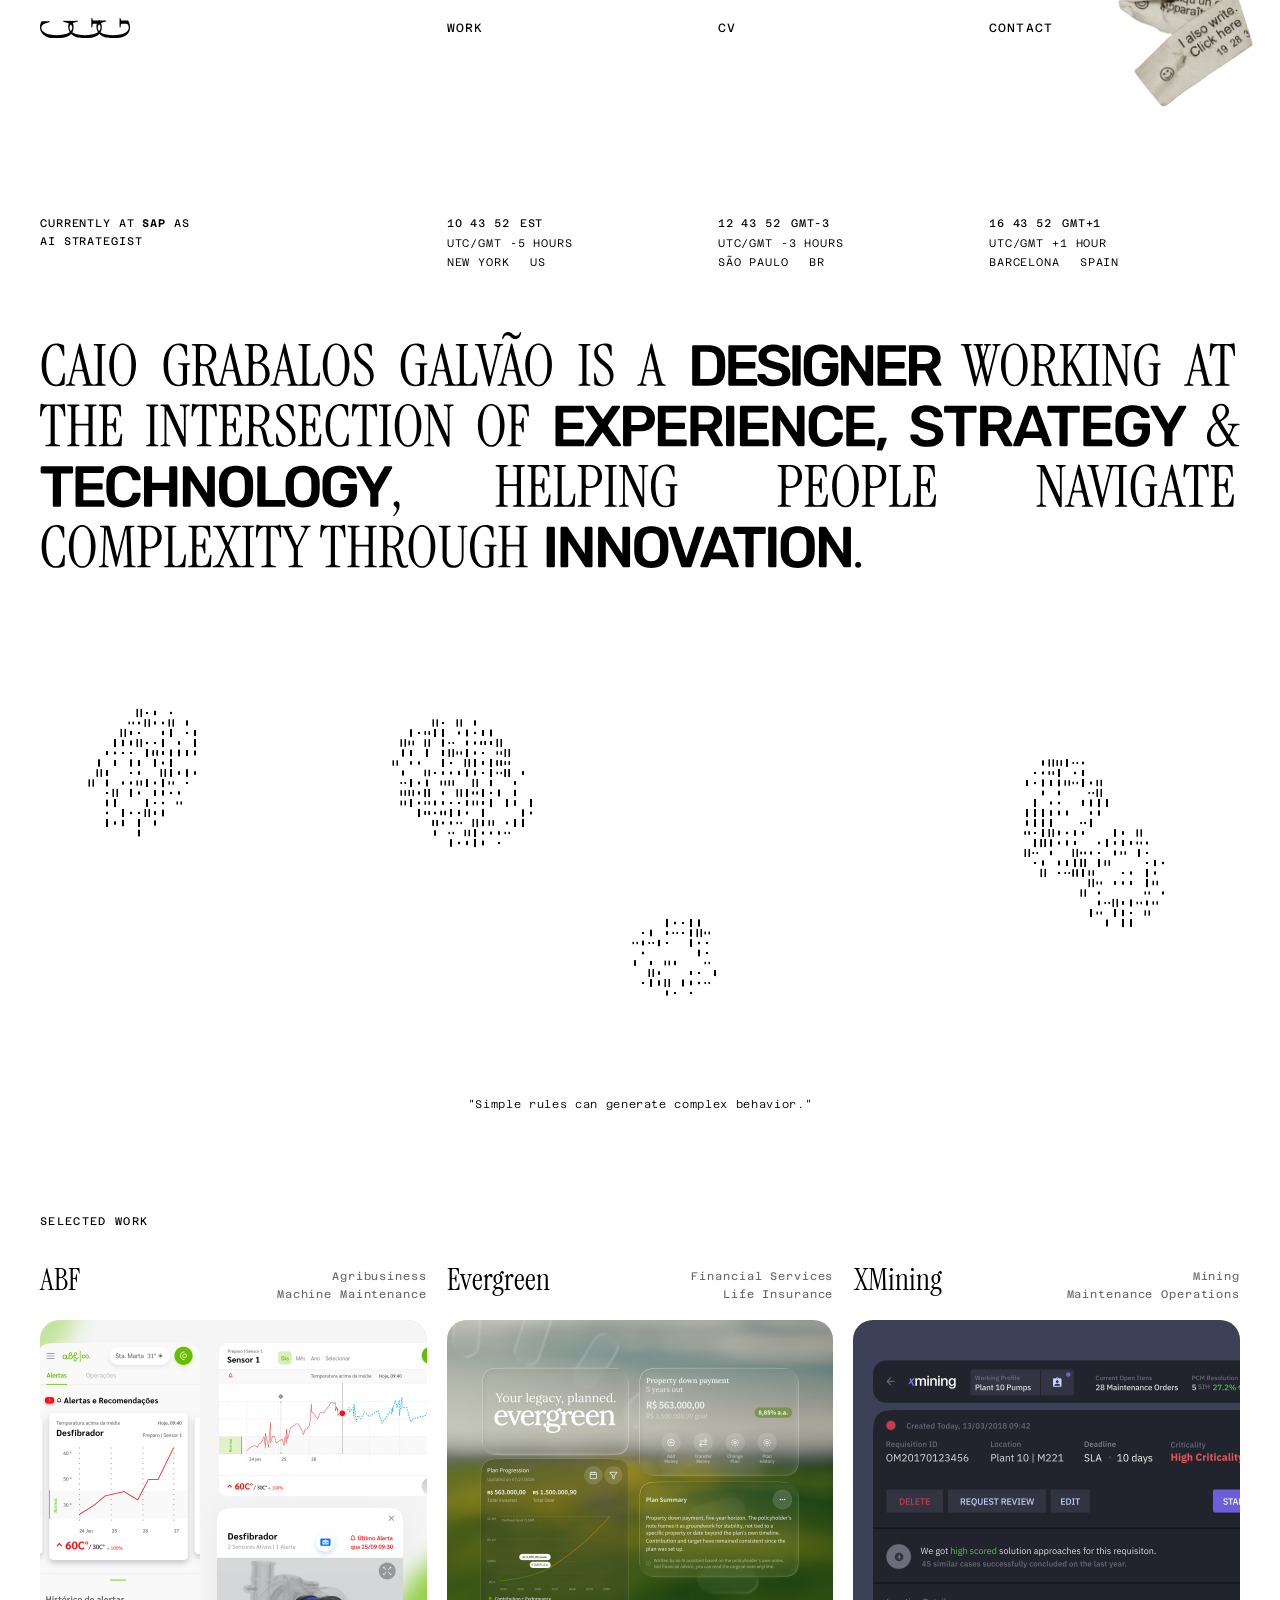
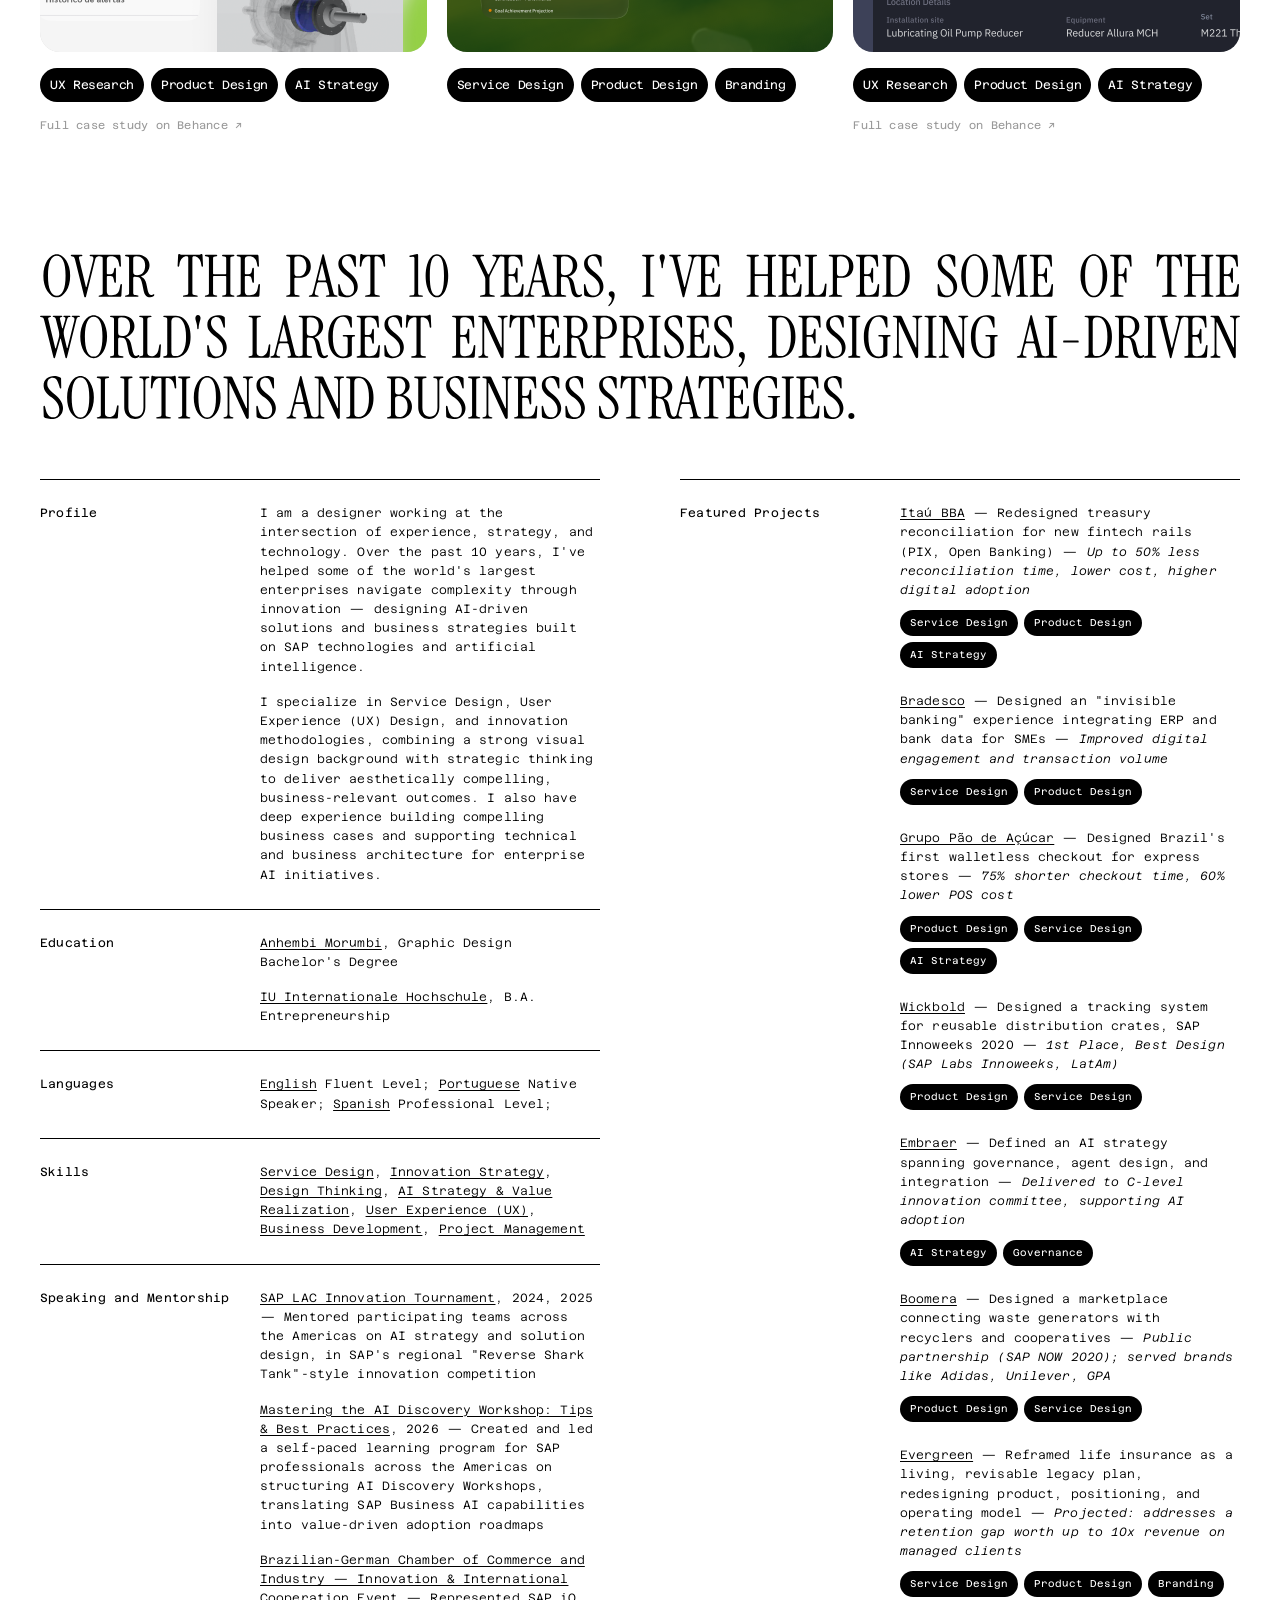
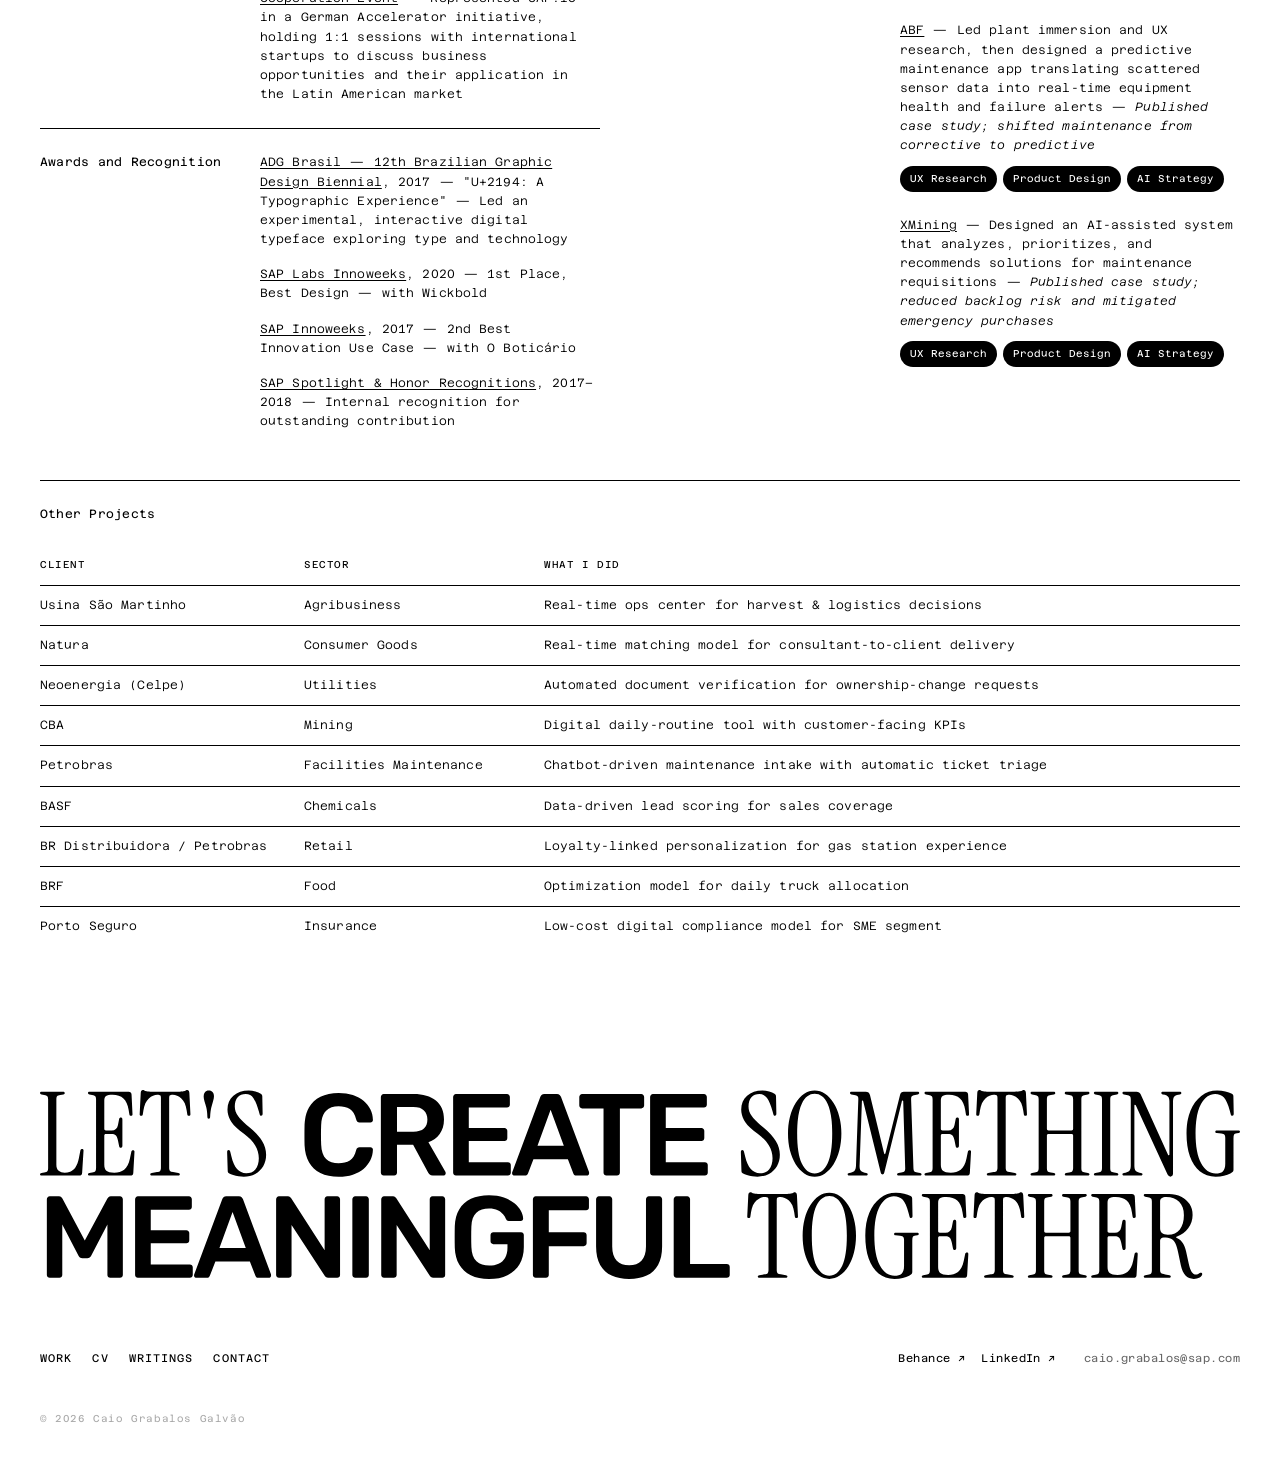
<file: index.html>
<!DOCTYPE html>
<html lang="en">
<head>
  <meta charset="UTF-8" />
  <meta name="viewport" content="width=device-width, initial-scale=1.0" />
  <title>Caio Grabalos Galvão</title>
  <link rel="preconnect" href="https://fonts.googleapis.com" />
  <link rel="preconnect" href="https://fonts.gstatic.com" crossorigin />
  <link href="https://fonts.googleapis.com/css2?family=Azeret+Mono:wght@300;400;500;600&family=Instrument+Serif:ital@0;1&family=Rubik:wght@300;400;500;600&display=swap" rel="stylesheet" />
  <link rel="stylesheet" href="styles.css" />
</head>
<body>

  <!-- ─── WRITINGS STICKER (page-level, fixed corner) ─────────────── -->
  <a href="writings.html" class="site-header__sticker" aria-label="Writings">
    <img src="assets/writings-sticker.png" alt="" width="260" height="230" />
  </a>

  <!-- ─── STICKY HEADER ─────────────────────────────────────────────── -->
  <header class="site-header" id="site-header">
    <div class="container">
      <div class="site-header__inner">
        <a href="index.html" class="site-header__logo" aria-label="Home">
          <img src="assets/CGG-Logo-new.svg" alt="CGG" width="90" height="20" />
        </a>
        <nav class="site-header__nav" aria-label="Main navigation">
          <a href="#work" class="site-header__nav-link">WORK</a>
          <a href="#cv" class="site-header__nav-link">CV</a>
          <a href="#contact" class="site-header__nav-link">CONTACT</a>
        </nav>
      </div>
    </div>
  </header>

  <!-- ─── HERO META ───────────────────────────────────────────────── -->
  <section class="hero-meta" aria-label="Current role and timezones">
    <div class="container">
      <div class="hero-meta__inner">
        <div class="hero-meta__current-role">
          <span>CURRENTLY AT <strong>SAP</strong> AS</span>
          <span>AI STRATEGIST</span>
        </div>
        <div class="hero-meta__clocks">
          <div class="hero-timezone">
            <div class="hero-timezone__time-row">
              <span class="hero-timezone__time" id="hero-clock-ny">-- -- --</span>
              <span id="hero-abbrev-ny">EDT</span>
            </div>
            <span id="hero-tz-ny">UTC/GMT -4 HOURS</span>
            <div class="hero-timezone__location">
              <span>NEW YORK</span>
              <span>US</span>
            </div>
          </div>
          <div class="hero-timezone">
            <div class="hero-timezone__time-row">
              <span class="hero-timezone__time" id="hero-clock-sp">-- -- --</span>
              <span id="hero-abbrev-sp">GMT-3</span>
            </div>
            <span id="hero-tz-sp">UTC/GMT -3 HOURS</span>
            <div class="hero-timezone__location">
              <span>SÃO PAULO</span>
              <span>BR</span>
            </div>
          </div>
          <div class="hero-timezone">
            <div class="hero-timezone__time-row">
              <span class="hero-timezone__time" id="hero-clock-bcn">-- -- --</span>
              <span id="hero-abbrev-bcn">CEST</span>
            </div>
            <span id="hero-tz-bcn">UTC/GMT +2 HOURS</span>
            <div class="hero-timezone__location">
              <span>BARCELONA</span>
              <span>SPAIN</span>
            </div>
          </div>
        </div>
      </div>
    </div>
  </section>

  <!-- ─── MAIN STATEMENT ────────────────────────────────────────────── -->
  <section class="main-statement" aria-label="Main statement">
    <div class="container">
      <img
        src="assets/MainStatement.svg"
        alt="Caio Grabalos Galvão is a designer working at the intersection of experience, strategy &amp; technology, helping people navigate complexity through innovation."
        class="main-statement__svg"
        width="1360"
        height="200"
      />
      <!-- Live-text version of the SVG above, shown on phones -->
      <p class="statement">Caio Grabalos Galvão is a <strong>designer</strong> working at the intersection of <strong>experience, strategy</strong> &amp; <strong>technology</strong>, helping people navigate complexity through <strong>innovation</strong>.</p>
    </div>
  </section>

  <!-- ─── INTERACTIVE CONTAINER ─────────────────────────────────────── -->
  <section class="interactive-section" aria-label="Interactive cell system">
    <div class="container">
      <div class="interactive-container">
        <canvas id="cells-canvas" aria-hidden="true"></canvas>

        <!-- Follows the mouse on pointer devices; a static corner badge on touch -->
        <div id="cells-cursor" aria-hidden="true">
          <div class="cells-cursor__badge">
            <span class="cells-cursor__icon">+</span>
            <span class="cells-cursor__label cells-cursor__label--pointer">CLICK TO INTERACT</span>
            <span class="cells-cursor__label cells-cursor__label--touch">TAP TO INTERACT</span>
          </div>
          <p class="cells-cursor__quote">
            "At the edge of chaos, life has enough stability to sustain itself and enough creativity to deserve the name of life."<br />
            — Stuart Kauffman
          </p>
        </div>
      </div>
      <p id="cells-caption" aria-live="polite">
        "Simple rules can generate complex behavior."
      </p>
    </div>
  </section>

  <!-- ─── SELECTED WORK ─────────────────────────────────────────────── -->
  <section class="selected-work" id="work" aria-label="Selected work">
    <div class="container">
      <h2 class="section-label">SELECTED WORK</h2>
      <div class="work-grid">

        <a href="https://www.behance.net/gallery/102757269/UX-Research-and-Design-for-Machine-Maintenance" class="work-card-link" target="_blank" rel="noopener noreferrer" aria-label="View ABF case study on Behance">
          <article class="work-card">
            <div class="work-card__header">
              <h3 class="work-card__title">ABF</h3>
              <span class="work-card__category">Agribusiness<br/>Machine Maintenance</span>
            </div>
            <div class="work-card__image-wrap">
              <img src="assets/case-study-abf.png" width="880" height="664" loading="lazy" decoding="async" alt="ABF predictive maintenance app showing sensor vibration data and equipment health alerts" class="work-card__image" />
            </div>
            <div class="work-card__tags">
              <span class="tag">UX Research</span>
              <span class="tag">Product Design</span>
              <span class="tag">AI Strategy</span>
            </div>
            <span class="work-card__disclaimer">Full case study on Behance ↗</span>
          </article>
        </a>

        <a href="case-study-evergreen.html" class="work-card-link" aria-label="View Evergreen case study">
          <article class="work-card">
            <div class="work-card__header">
              <h3 class="work-card__title">Evergreen</h3>
              <span class="work-card__category">Financial Services<br/>Life Insurance</span>
            </div>
            <div class="work-card__image-wrap">
              <img src="assets/case-study-evergreen.png" width="886" height="664" loading="lazy" decoding="async" alt="Evergreen life insurance app showing plan progression and property down payment goal" class="work-card__image" />
            </div>
            <div class="work-card__tags">
              <span class="tag">Service Design</span>
              <span class="tag">Product Design</span>
              <span class="tag">Branding</span>
            </div>
          </article>
        </a>

        <a href="https://www.behance.net/gallery/102824433/xMining-UX-Research-and-Design-for-Mining-Industry" class="work-card-link" target="_blank" rel="noopener noreferrer" aria-label="View XMining case study on Behance">
          <article class="work-card">
            <div class="work-card__header">
              <h3 class="work-card__title">XMining</h3>
              <span class="work-card__category">Mining<br/>Maintenance Operations</span>
            </div>
            <div class="work-card__image-wrap">
              <img src="assets/case-study-xmining.png" width="880" height="664" loading="lazy" decoding="async" alt="XMining maintenance orders dashboard showing AI-scored solution approaches" class="work-card__image" />
            </div>
            <div class="work-card__tags">
              <span class="tag">UX Research</span>
              <span class="tag">Product Design</span>
              <span class="tag">AI Strategy</span>
            </div>
            <span class="work-card__disclaimer">Full case study on Behance ↗</span>
          </article>
        </a>

      </div>
    </div>
  </section>

  <!-- ─── CV CTA ────────────────────────────────────────────────────── -->
  <section class="cv-cta" id="cv" aria-label="Career statement">
    <div class="container">
      <img
        src="assets/OverThePast10Years.svg"
        alt="Over the past 10 years, I've helped some of the world's largest enterprises, designing AI-driven solutions and business strategies."
        class="cv-cta__svg"
        width="1360"
        height="200"
      />
      <p class="statement">Over the past 10 years, I've helped some of the world's largest enterprises, designing AI-driven solutions and business strategies.</p>
    </div>
  </section>

  <!-- ─── CV DETAIL ─────────────────────────────────────────────────── -->
  <section class="cv-detail" aria-label="Curriculum details">
    <div class="container">
      <div class="cv-detail__grid">

        <div class="cv-detail__col">
          <div class="cv-row">
            <h3 class="cv-row__label">Profile</h3>
            <div class="cv-row__content">
              <p>I am a designer working at the intersection of experience, strategy, and technology. Over the past 10 years, I've helped some of the world's largest enterprises navigate complexity through innovation — designing AI-driven solutions and business strategies built on SAP technologies and artificial intelligence.</p>
              <p>I specialize in Service Design, User Experience (UX) Design, and innovation methodologies, combining a strong visual design background with strategic thinking to deliver aesthetically compelling, business-relevant outcomes. I also have deep experience building compelling business cases and supporting technical and business architecture for enterprise AI initiatives.</p>
            </div>
          </div>

          <div class="cv-row">
            <h3 class="cv-row__label">Education</h3>
            <div class="cv-row__content">
              <p><u>Anhembi Morumbi</u>, Graphic Design Bachelor's Degree</p>
              <p><u>IU Internationale Hochschule</u>, B.A. Entrepreneurship</p>
            </div>
          </div>

          <div class="cv-row">
            <h3 class="cv-row__label">Languages</h3>
            <div class="cv-row__content">
              <p><u>English</u> Fluent Level; <u>Portuguese</u> Native Speaker; <u>Spanish</u> Professional Level;</p>
            </div>
          </div>

          <div class="cv-row">
            <h3 class="cv-row__label">Skills</h3>
            <div class="cv-row__content">
              <p><u>Service Design</u>, <u>Innovation Strategy</u>, <u>Design Thinking</u>, <u>AI Strategy &amp; Value Realization</u>, <u>User Experience (UX)</u>, <u>Business Development</u>, <u>Project Management</u></p>
            </div>
          </div>

          <div class="cv-row">
            <h3 class="cv-row__label">Speaking and Mentorship</h3>
            <div class="cv-row__content">
              <p><u>SAP LAC Innovation Tournament</u>, 2024, 2025 — Mentored participating teams across the Americas on AI strategy and solution design, in SAP's regional "Reverse Shark Tank"-style innovation competition</p>
              <p><u>Mastering the AI Discovery Workshop: Tips &amp; Best Practices</u>, 2026 — Created and led a self-paced learning program for SAP professionals across the Americas on structuring AI Discovery Workshops, translating SAP Business AI capabilities into value-driven adoption roadmaps</p>
              <p><u>Brazilian-German Chamber of Commerce and Industry — Innovation &amp; International Cooperation Event</u> — Represented SAP.iO in a German Accelerator initiative, holding 1:1 sessions with international startups to discuss business opportunities and their application in the Latin American market</p>
            </div>
          </div>

          <div class="cv-row">
            <h3 class="cv-row__label">Awards and Recognition</h3>
            <div class="cv-row__content">
              <p><u>ADG Brasil — 12th Brazilian Graphic Design Biennial</u>, 2017 — "U+2194: A Typographic Experience" — Led an experimental, interactive digital typeface exploring type and technology</p>
              <p><u>SAP Labs Innoweeks</u>, 2020 — 1st Place, Best Design — with Wickbold</p>
              <p><u>SAP Innoweeks</u>, 2017 — 2nd Best Innovation Use Case — with O Boticário</p>
              <p><u>SAP Spotlight &amp; Honor Recognitions</u>, 2017–2018 — Internal recognition for outstanding contribution</p>
            </div>
          </div>
        </div>

        <div class="cv-detail__col">
          <div class="cv-row">
            <h3 class="cv-row__label">Featured Projects</h3>
            <div class="cv-row__content cv-row__content--list">

              <div class="cv-project">
                <p><u>Itaú BBA</u> — Redesigned treasury reconciliation for new fintech rails (PIX, Open Banking) — <em>Up to 50% less reconciliation time, lower cost, higher digital adoption</em></p>
                <div class="cv-project__tags">
                  <span class="tag">Service Design</span>
                  <span class="tag">Product Design</span>
                  <span class="tag">AI Strategy</span>
                </div>
              </div>

              <div class="cv-project">
                <p><u>Bradesco</u> — Designed an "invisible banking" experience integrating ERP and bank data for SMEs — <em>Improved digital engagement and transaction volume</em></p>
                <div class="cv-project__tags">
                  <span class="tag">Service Design</span>
                  <span class="tag">Product Design</span>
                </div>
              </div>

              <div class="cv-project">
                <p><u>Grupo Pão de Açúcar</u> — Designed Brazil's first walletless checkout for express stores — <em>75% shorter checkout time, 60% lower POS cost</em></p>
                <div class="cv-project__tags">
                  <span class="tag">Product Design</span>
                  <span class="tag">Service Design</span>
                  <span class="tag">AI Strategy</span>
                </div>
              </div>

              <div class="cv-project">
                <p><u>Wickbold</u> — Designed a tracking system for reusable distribution crates, SAP Innoweeks 2020 — <em>1st Place, Best Design (SAP Labs Innoweeks, LatAm)</em></p>
                <div class="cv-project__tags">
                  <span class="tag">Product Design</span>
                  <span class="tag">Service Design</span>
                </div>
              </div>

              <div class="cv-project">
                <p><u>Embraer</u> — Defined an AI strategy spanning governance, agent design, and integration — <em>Delivered to C-level innovation committee, supporting AI adoption</em></p>
                <div class="cv-project__tags">
                  <span class="tag">AI Strategy</span>
                  <span class="tag">Governance</span>
                </div>
              </div>

              <div class="cv-project">
                <p><u>Boomera</u> — Designed a marketplace connecting waste generators with recyclers and cooperatives — <em>Public partnership (SAP NOW 2020); served brands like Adidas, Unilever, GPA</em></p>
                <div class="cv-project__tags">
                  <span class="tag">Product Design</span>
                  <span class="tag">Service Design</span>
                </div>
              </div>

              <div class="cv-project">
                <p><u>Evergreen</u> — Reframed life insurance as a living, revisable legacy plan, redesigning product, positioning, and operating model — <em>Projected: addresses a retention gap worth up to 10x revenue on managed clients</em></p>
                <div class="cv-project__tags">
                  <span class="tag">Service Design</span>
                  <span class="tag">Product Design</span>
                  <span class="tag">Branding</span>
                </div>
              </div>

              <div class="cv-project">
                <p><u>ABF</u> — Led plant immersion and UX research, then designed a predictive maintenance app translating scattered sensor data into real-time equipment health and failure alerts — <em>Published case study; shifted maintenance from corrective to predictive</em></p>
                <div class="cv-project__tags">
                  <span class="tag">UX Research</span>
                  <span class="tag">Product Design</span>
                  <span class="tag">AI Strategy</span>
                </div>
              </div>

              <div class="cv-project">
                <p><u>XMining</u> — Designed an AI-assisted system that analyzes, prioritizes, and recommends solutions for maintenance requisitions — <em>Published case study; reduced backlog risk and mitigated emergency purchases</em></p>
                <div class="cv-project__tags">
                  <span class="tag">UX Research</span>
                  <span class="tag">Product Design</span>
                  <span class="tag">AI Strategy</span>
                </div>
              </div>

            </div>
          </div>
        </div>

      </div>

      <div class="cv-row cv-row--full">
        <h3 class="cv-row__label">Other Projects</h3>
        <div class="cv-row__content">
          <table class="cv-table">
            <thead>
              <tr>
                <th>Client</th>
                <th>Sector</th>
                <th>What I Did</th>
              </tr>
            </thead>
            <tbody>
              <tr>
                <td>Usina São Martinho</td>
                <td>Agribusiness</td>
                <td>Real-time ops center for harvest &amp; logistics decisions</td>
              </tr>
              <tr>
                <td>Natura</td>
                <td>Consumer Goods</td>
                <td>Real-time matching model for consultant-to-client delivery</td>
              </tr>
              <tr>
                <td>Neoenergia (Celpe)</td>
                <td>Utilities</td>
                <td>Automated document verification for ownership-change requests</td>
              </tr>
              <tr>
                <td>CBA</td>
                <td>Mining</td>
                <td>Digital daily-routine tool with customer-facing KPIs</td>
              </tr>
              <tr>
                <td>Petrobras</td>
                <td>Facilities Maintenance</td>
                <td>Chatbot-driven maintenance intake with automatic ticket triage</td>
              </tr>
              <tr>
                <td>BASF</td>
                <td>Chemicals</td>
                <td>Data-driven lead scoring for sales coverage</td>
              </tr>
              <tr>
                <td>BR Distribuidora / Petrobras</td>
                <td>Retail</td>
                <td>Loyalty-linked personalization for gas station experience</td>
              </tr>
              <tr>
                <td>BRF</td>
                <td>Food</td>
                <td>Optimization model for daily truck allocation</td>
              </tr>
              <tr>
                <td>Porto Seguro</td>
                <td>Insurance</td>
                <td>Low-cost digital compliance model for SME segment</td>
              </tr>
            </tbody>
          </table>
        </div>
      </div>

    </div>
  </section>

  <!-- ─── FOOTER ────────────────────────────────────────────────────── -->
  <footer class="site-footer" id="contact">
    <div class="container">

      <div class="site-footer__cta">
        <img
          src="assets/LetsCreateSomething.svg"
          alt="Let's create something meaningful together."
          class="site-footer__cta-svg"
          width="1360"
          height="200"
        />
        <!-- Live-text version of the SVG above, shown on phones -->
        <p class="statement statement--cta">Let's <strong>create</strong> something <strong>meaningful</strong> together</p>
      </div>

      <div class="site-footer__bottom">
        <nav class="site-footer__nav" aria-label="Footer navigation">
          <a href="#work">WORK</a>
          <a href="#cv">CV</a>
          <a href="writings.html">WRITINGS</a>
          <a href="#contact">CONTACT</a>
        </nav>
        <div class="site-footer__right">
          <div class="site-footer__social">
            <a href="https://www.behance.net/caiogg" target="_blank" rel="noopener noreferrer">Behance ↗</a>
            <a href="https://www.linkedin.com/in/caiogg" target="_blank" rel="noopener noreferrer">LinkedIn ↗</a>
          </div>
          <a href="mailto:caio.grabalos@sap.com" class="site-footer__email">caio.grabalos@sap.com</a>
        </div>
      </div>

      <p class="site-footer__copy">© 2026 Caio Grabalos Galvão</p>

    </div>
  </footer>

  <script src="interactive-cells.js"></script>
  <script src="clocks.js"></script>
</body>
</html>
</file>
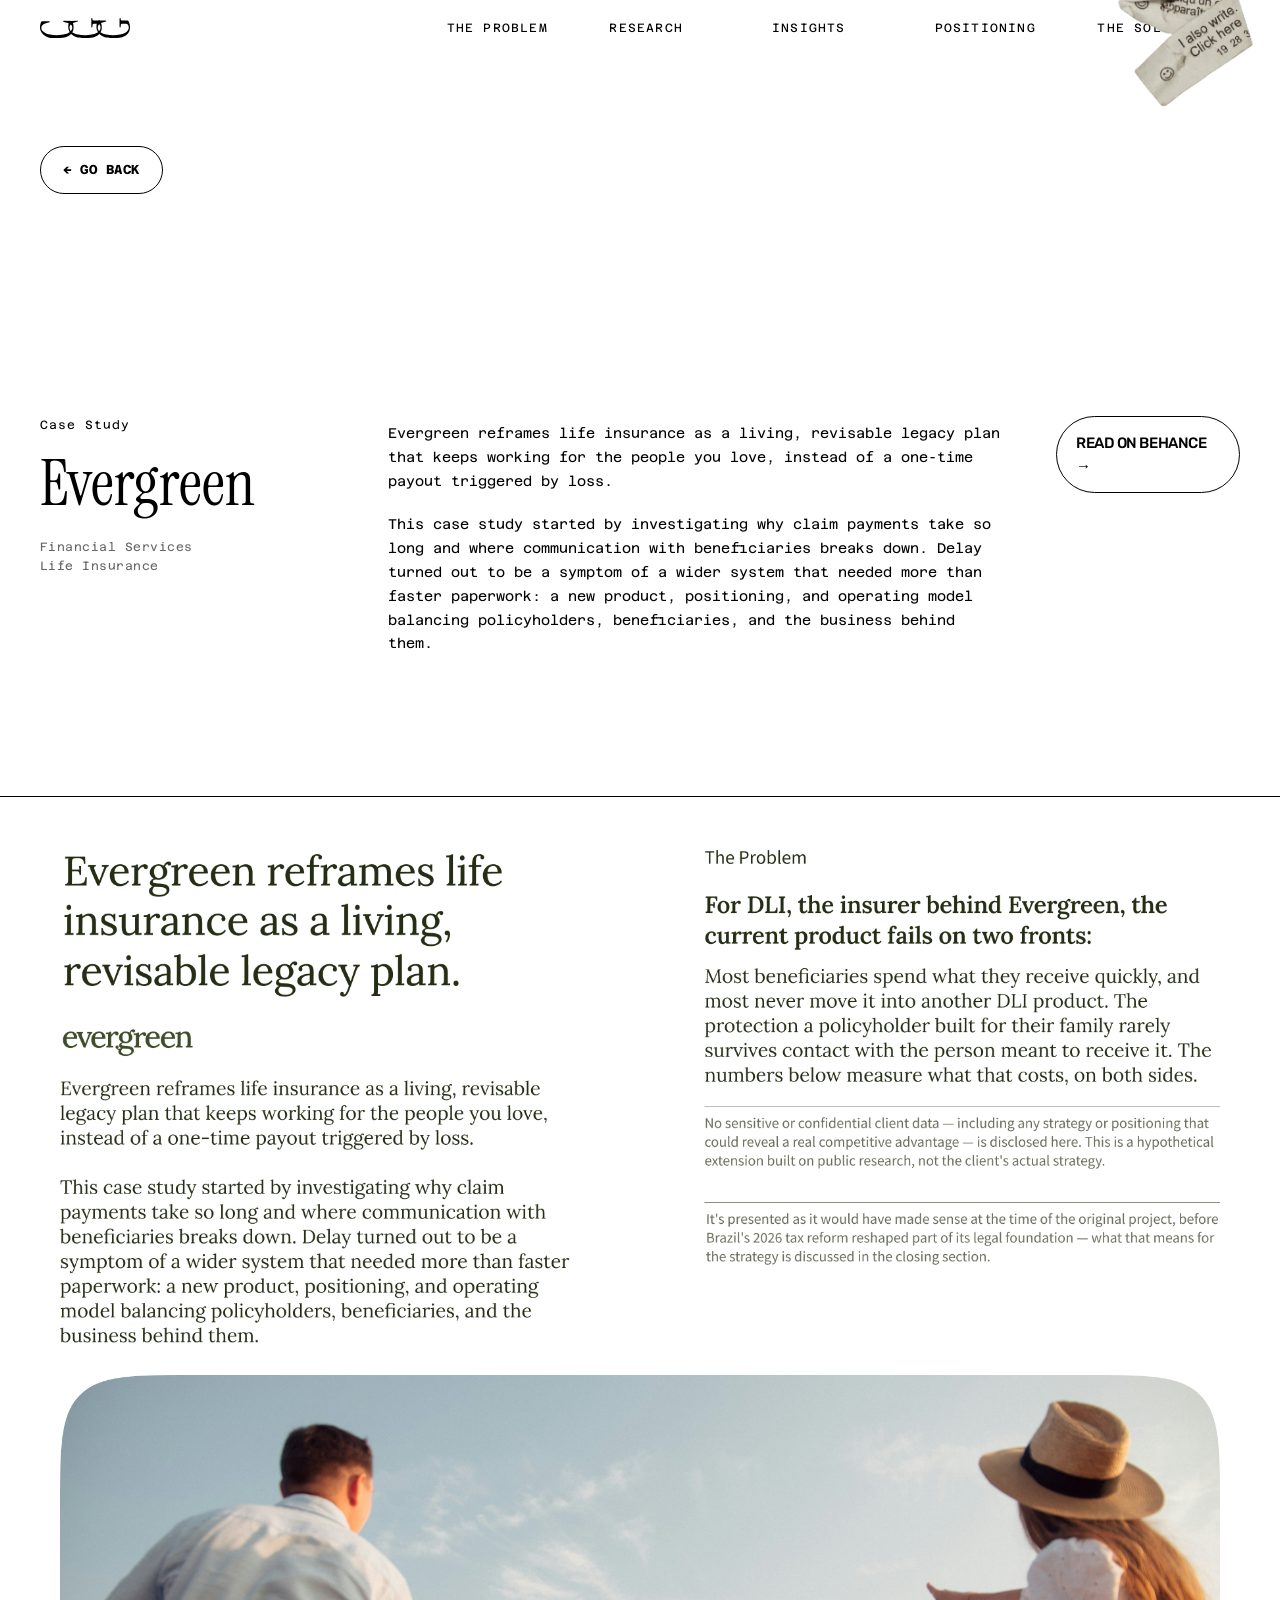
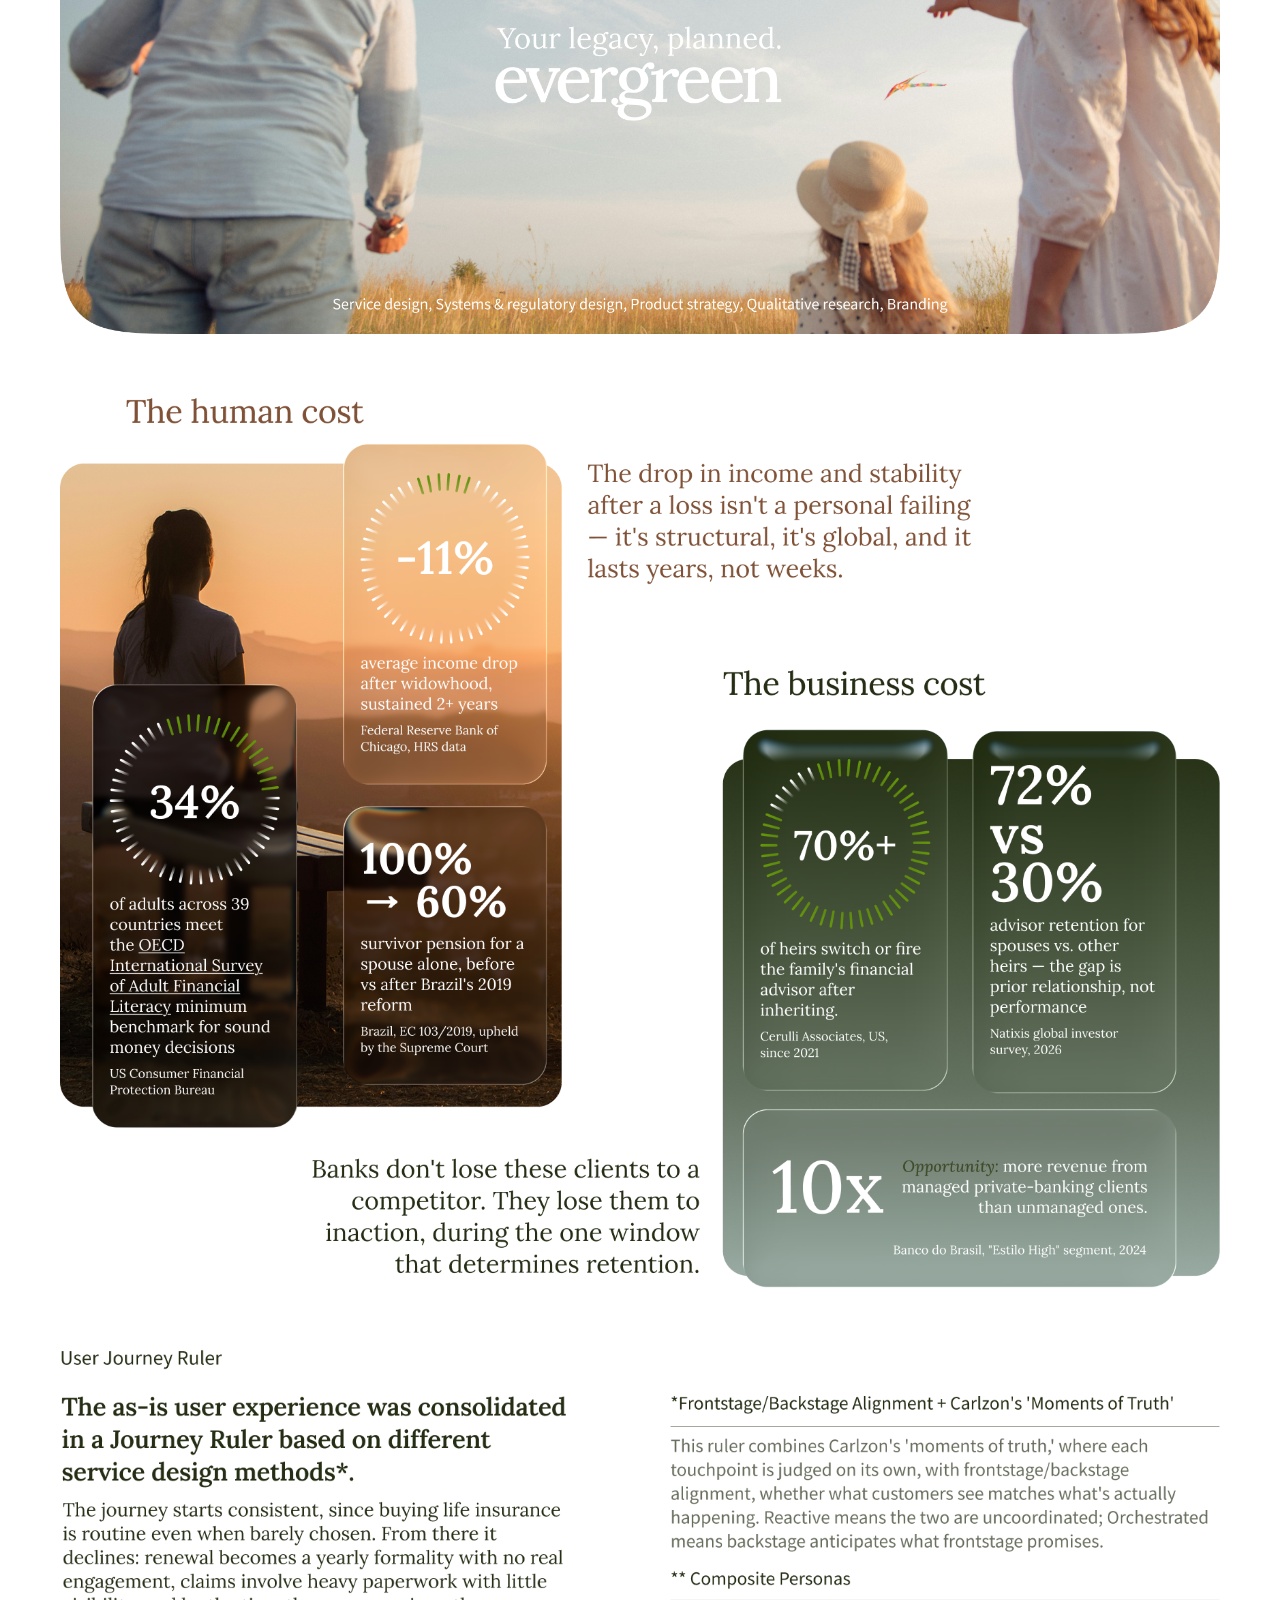
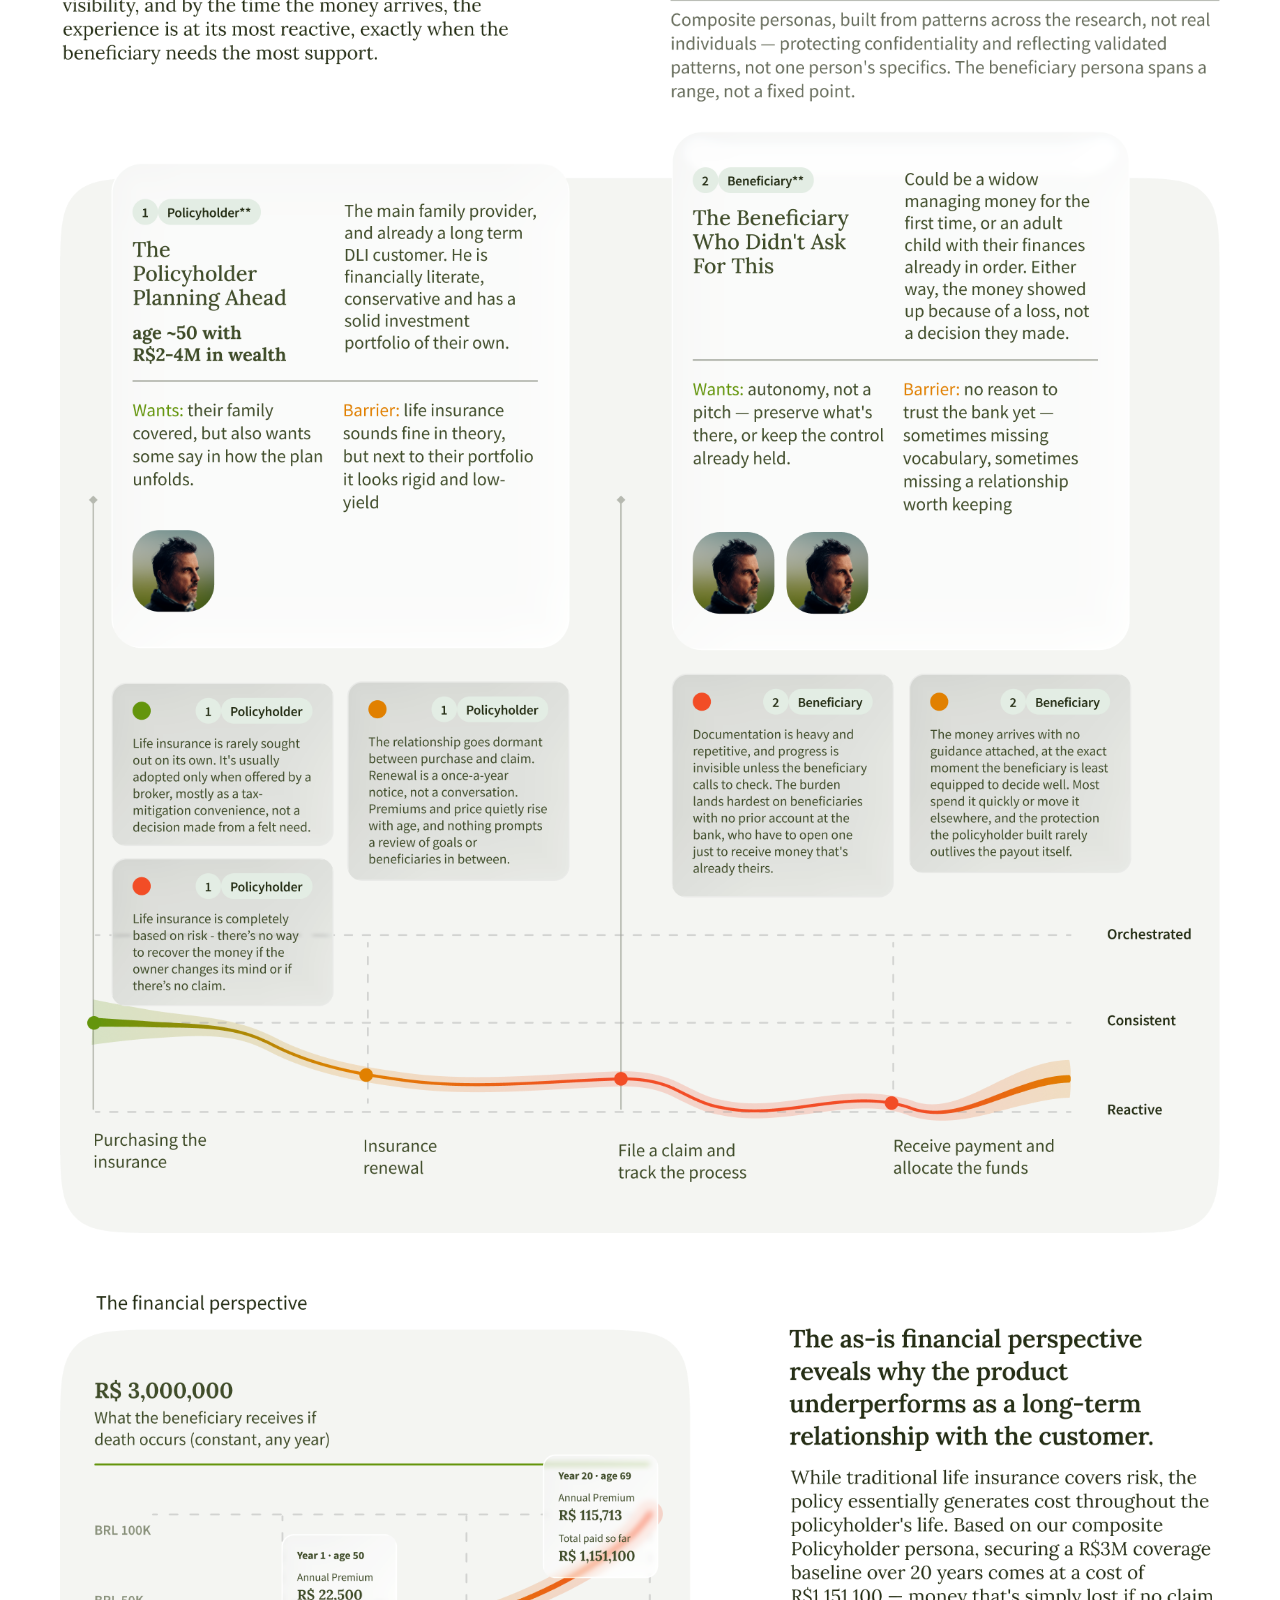
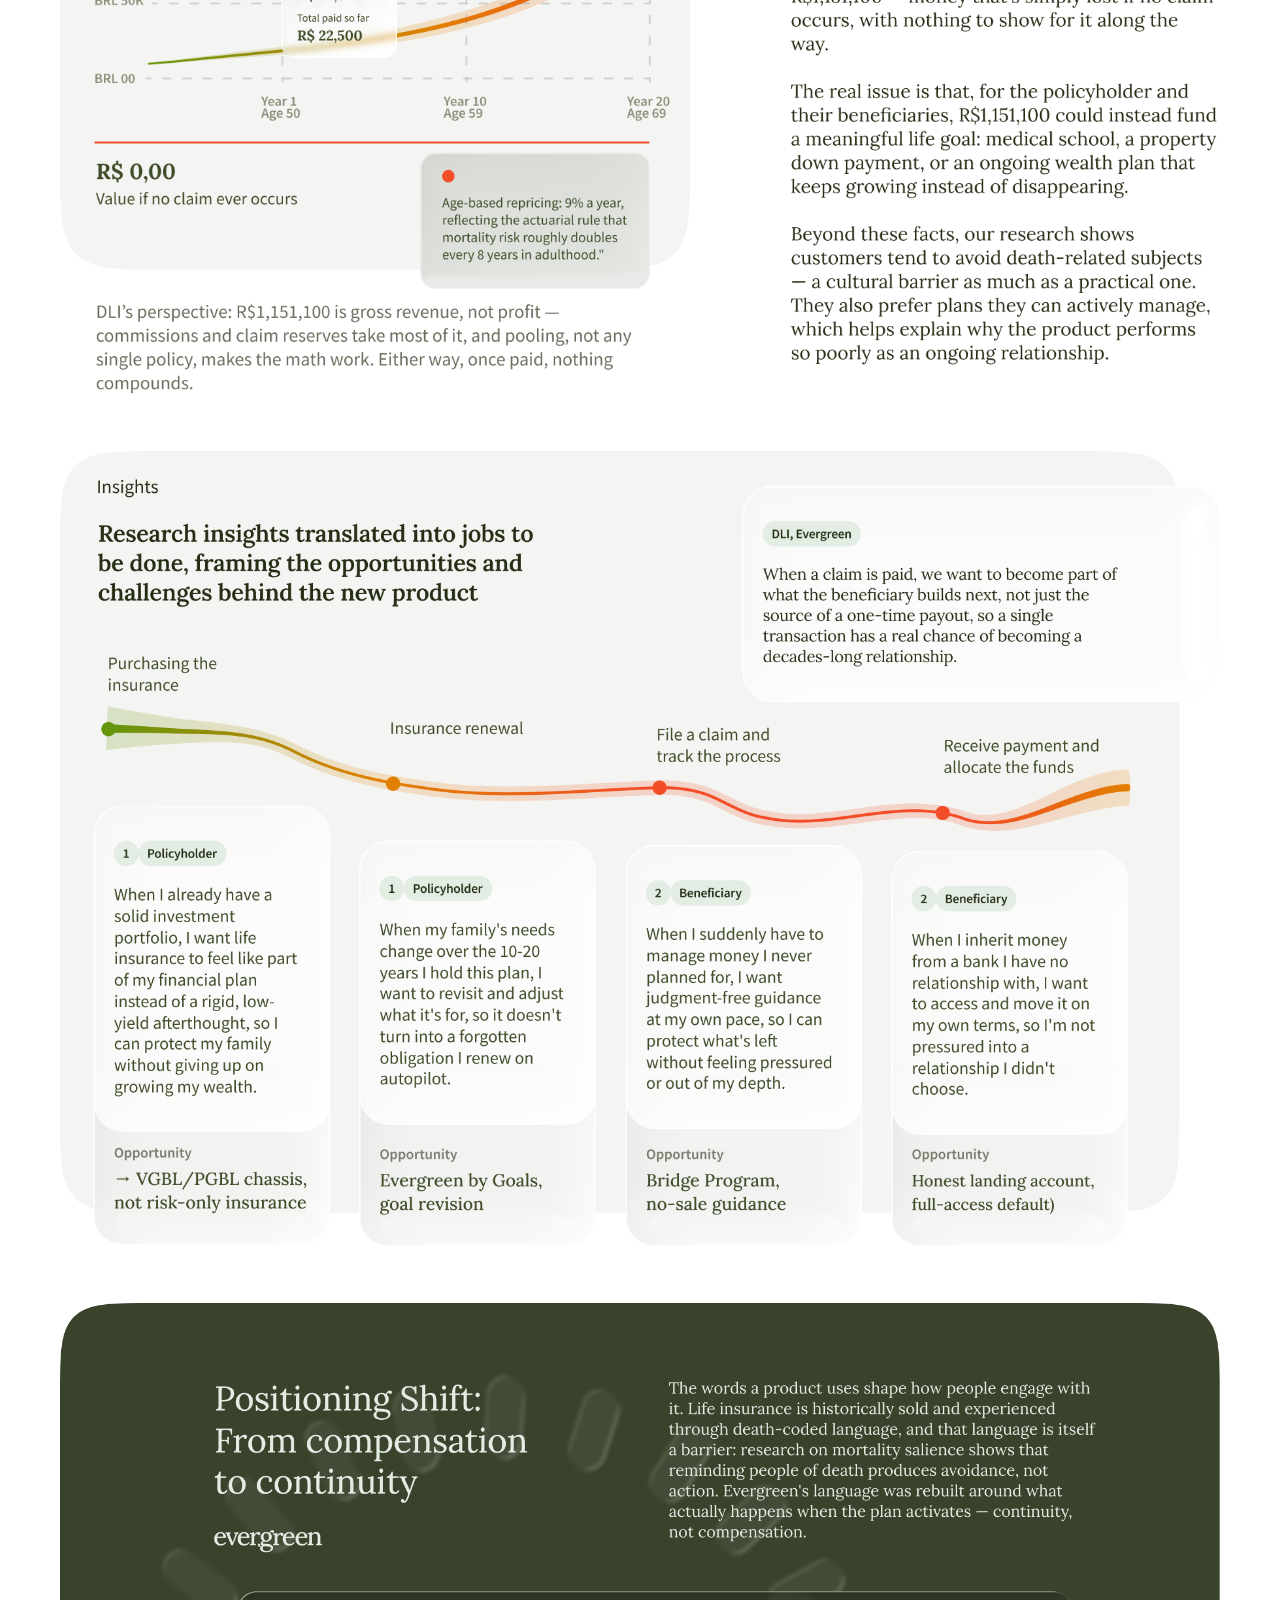
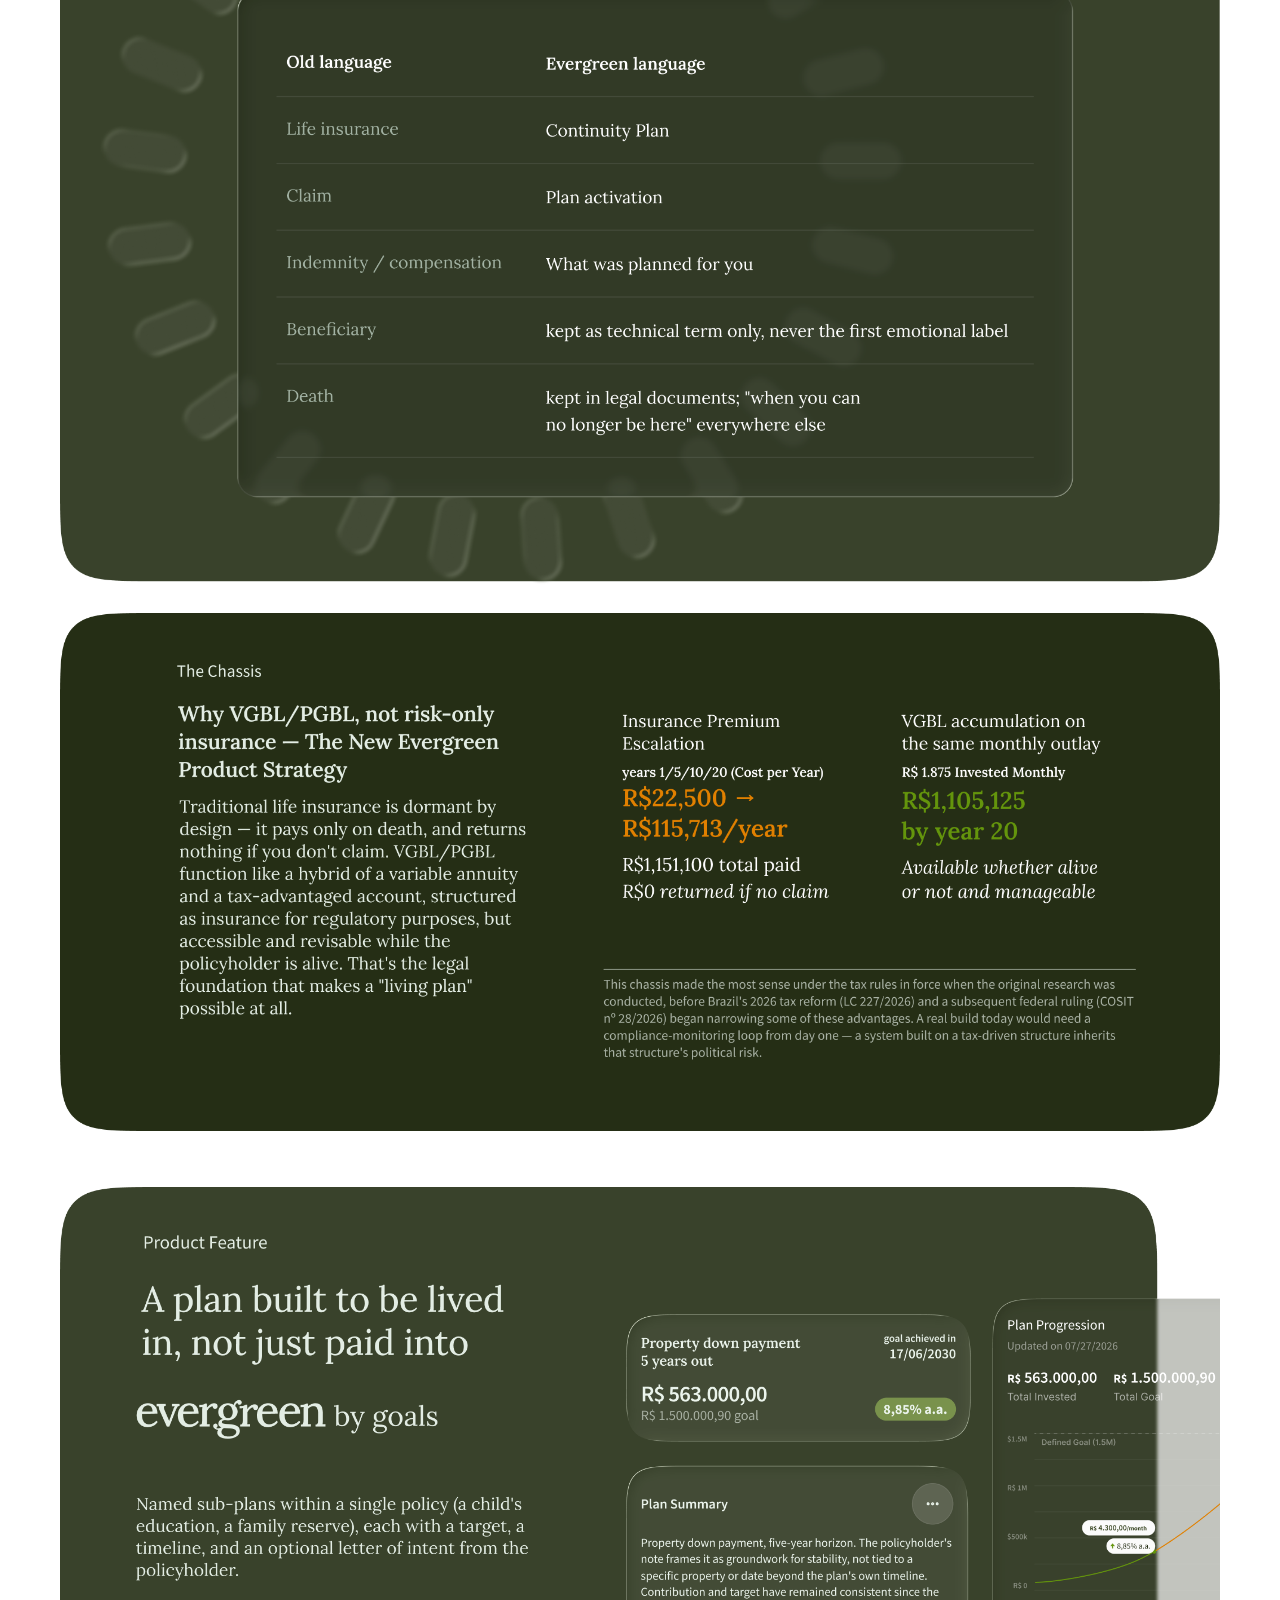
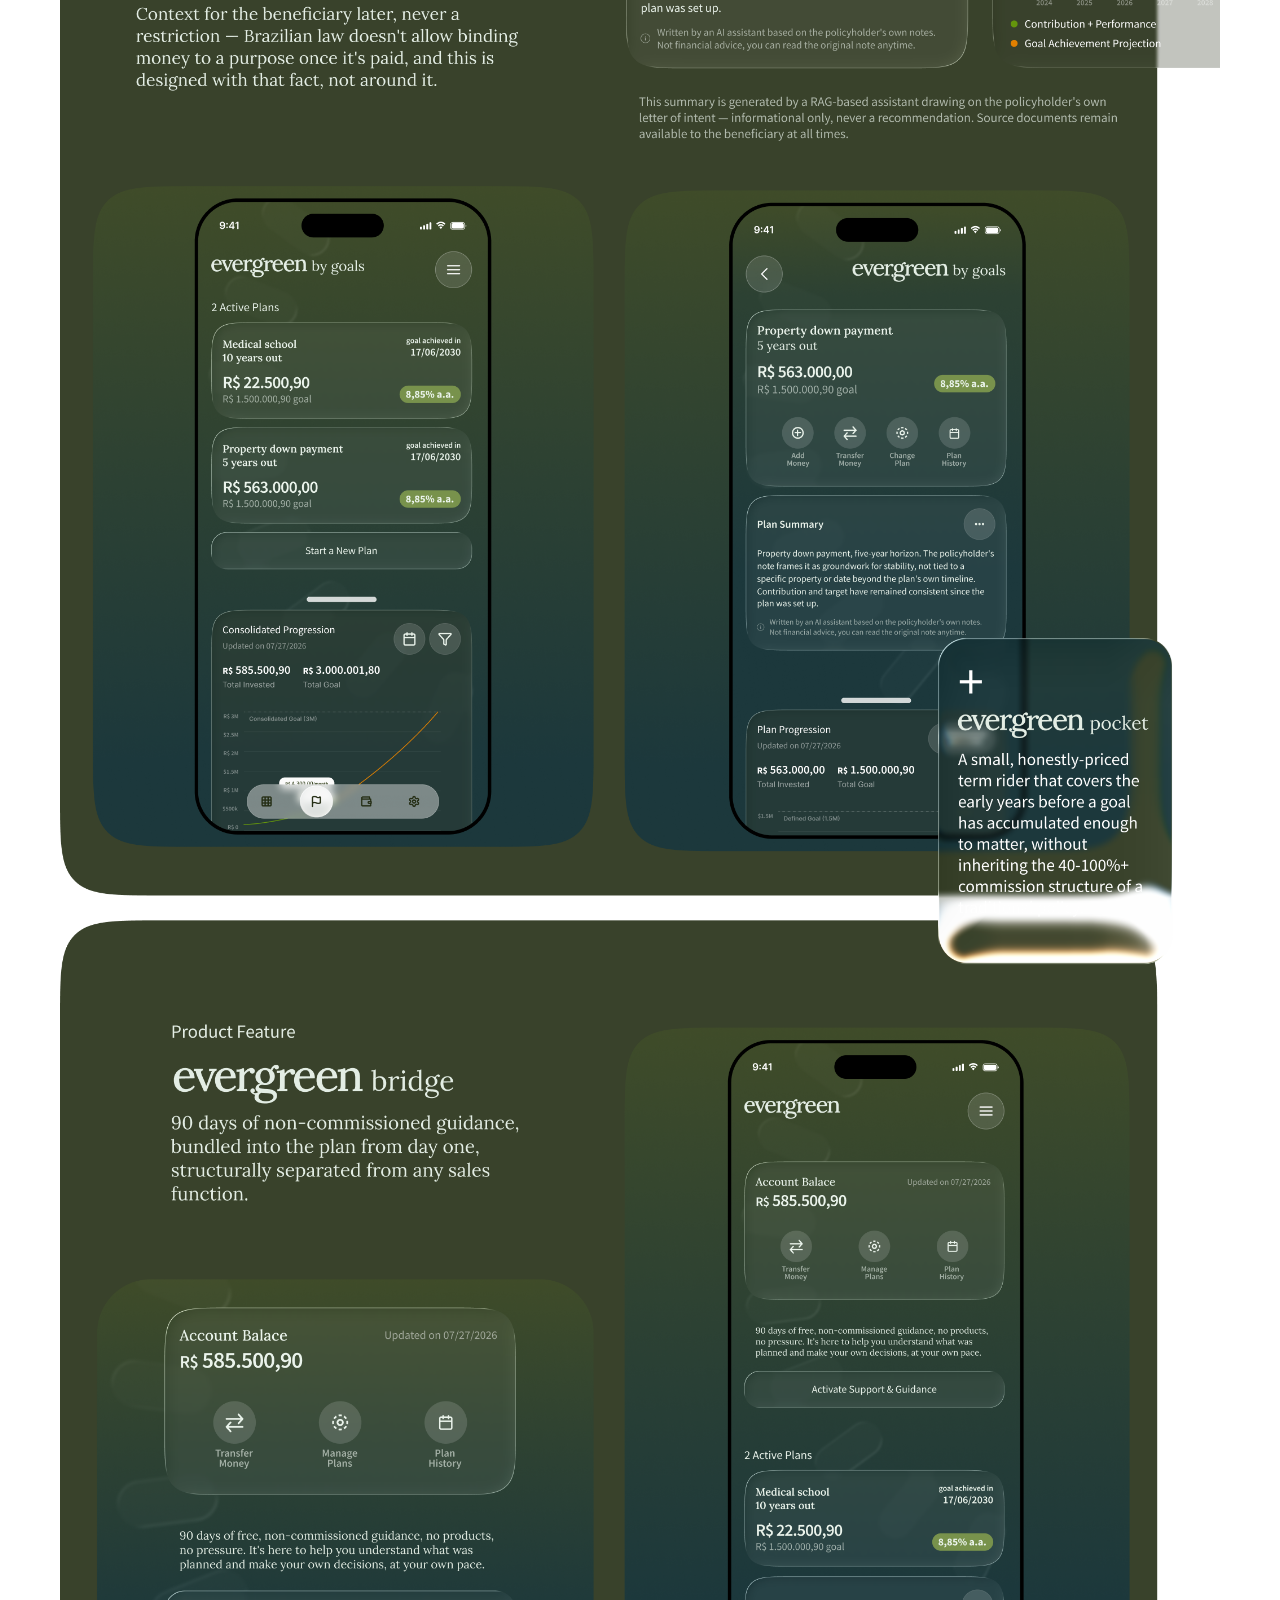
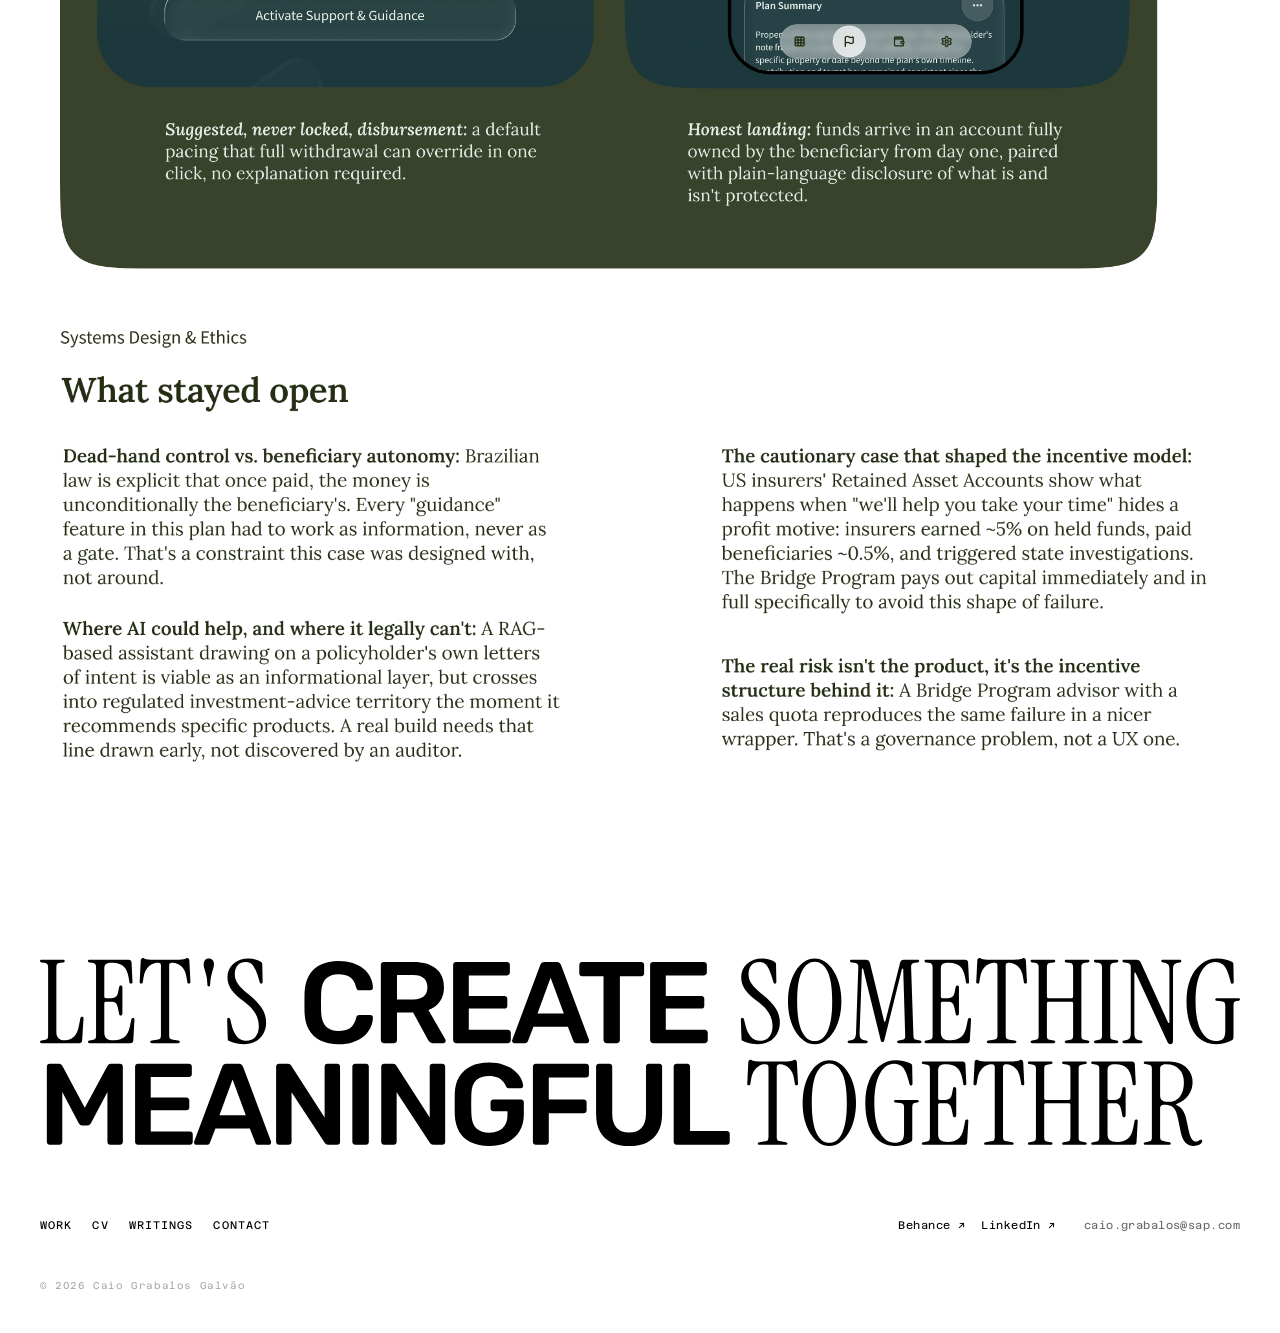
<file: case-study-evergreen.html>
<!DOCTYPE html>
<html lang="en">
<head>
  <meta charset="UTF-8" />
  <meta name="viewport" content="width=device-width, initial-scale=1.0" />
  <title>Evergreen — Case Study | Caio Grabalos Galvão</title>
  <link rel="preconnect" href="https://fonts.googleapis.com" />
  <link rel="preconnect" href="https://fonts.gstatic.com" crossorigin />
  <link href="https://fonts.googleapis.com/css2?family=Azeret+Mono:wght@300;400;500;600&family=Instrument+Serif:ital@0;1&family=Rubik:wght@300;400;500;600&display=swap" rel="stylesheet" />
  <link rel="stylesheet" href="styles.css" />
  <style>
    .cs-wrap {
      max-width: calc(var(--max-width) + var(--margin) * 2);
      margin-inline: auto;
      padding-inline: var(--margin);
      padding-block: 20px 80px;
    }
    .cs-img {
      display: block;
      width: 100%;
      max-width: 1160px;
      height: auto;
      margin-inline: auto;
      margin-block: 28px;
    }
    .cs-img--narrow {
      max-width: 680px;
      margin-inline: auto;
    }
    .cs-img--pad-top {
      margin-top: 56px;
    }
    .cs-img--pad-bottom {
      margin-bottom: 56px;
    }

    /* Page-specific header nav: section jump-links instead of the global nav */
    .site-header__nav--sections {
      grid-template-columns: repeat(5, 1fr);
    }

    /* Hero header (coded, not an image) */
    .cs-hero-header {
      padding-block: 360px 140px;
      border-bottom: 1px solid var(--color-black);
    }

    .cs-hero-header__grid {
      display: grid;
      grid-template-columns: 300px minmax(360px, 620px) 1fr;
      column-gap: 48px;
      align-items: start;
    }

    .cs-hero-header__label {
      display: block;
      font-family: var(--font-mono);
      font-size: 12px;
      letter-spacing: 0.08em;
      margin-bottom: 18px;
    }

    .cs-hero-header__title {
      font-family: var(--font-serif);
      font-weight: 400;
      font-size: clamp(48px, 5vw, 76px);
      line-height: 1;
      margin: 0 0 22px;
    }

    .cs-hero-header__category {
      font-family: var(--font-mono);
      font-size: 12px;
      letter-spacing: 0.04em;
      line-height: 1.6;
      color: #666;
      margin: 0;
    }

    .cs-hero-header__desc-col {
      font-family: var(--font-mono);
      font-size: 14px;
      line-height: 1.7;
      padding-top: 6px;
    }

    .cs-hero-header__desc-col p {
      margin: 0 0 20px;
    }

    .cs-hero-header__desc-col p:last-child {
      margin-bottom: 0;
    }

    .cs-hero-header__cta-col {
      display: flex;
      justify-content: flex-end;
    }

    @media (max-width: 900px) {
      .cs-hero-header__grid {
        grid-template-columns: 1fr;
        row-gap: 32px;
      }
      .cs-hero-header__cta-col {
        justify-content: flex-start;
      }
      .site-header__nav--sections {
        display: none;
      }
      /* The Go-back pill sits in flow here, so the hero only needs to clear it */
      .cs-hero-header {
        padding-block: 104px 64px;
      }
    }

    @media (max-width: 640px) {
      .cs-hero-header {
        padding-block: 96px 48px;
      }
      .cs-hero-header__grid {
        row-gap: 28px;
      }
      .cs-wrap {
        padding-block: 8px 48px;
      }
      .cs-img {
        margin-block: 16px;
      }
      .cs-img--pad-top {
        margin-top: 32px;
      }
      .cs-img--pad-bottom {
        margin-bottom: 32px;
      }
    }

    /* ─── Phone image viewer (image-zoom.js) ─── */
    .zoom-hint {
      display: none;
    }

    .zoom-viewer {
      position: fixed;
      inset: 0;
      z-index: 2000;
      background: var(--color-white);
    }

    .zoom-viewer__scroller {
      position: absolute;
      inset: 0;
      overflow: auto;
      overscroll-behavior: contain;
    }

    .zoom-viewer__img {
      display: block;
      width: 250vw;
      max-width: none;
      height: auto;
    }

    .zoom-viewer__close {
      position: fixed;
      top: 12px;
      right: 12px;
      z-index: 1;
      background: var(--color-white);
      color: var(--color-black);
      border: 1px solid var(--color-black);
      border-radius: 100px;
      padding: 13px 22px;
      font-family: var(--font-mono);
      font-size: 13px;
      font-weight: 700;
      letter-spacing: 0.04em;
      text-transform: uppercase;
      cursor: pointer;
    }

    html.is-zoom-open {
      overflow: hidden;
    }

    @media (max-width: 640px) {
      /* Same black badge language as the homepage's "tap to interact" hint */
      .zoom-hint {
        display: inline-flex;
        align-items: center;
        gap: 8px;
        margin-top: 8px;
        background: var(--color-black);
        color: var(--color-white);
        padding: 5px 12px;
        font-family: var(--font-mono);
        font-size: 12px;
        font-weight: 700;
        letter-spacing: 0.02em;
        text-transform: uppercase;
      }

      .cs-img {
        cursor: zoom-in;
      }
    }
  </style>
</head>
<body>

  <!-- ─── WRITINGS STICKER (page-level, fixed corner) ─────────────── -->
  <a href="writings.html" class="site-header__sticker" aria-label="Writings">
    <img src="assets/writings-sticker.png" alt="" width="260" height="230" />
  </a>

  <!-- ─── BACK TO HOME (fixed) ───────────────────────────────────────── -->
  <a href="index.html" class="back-to-home" aria-label="Back to home">← Go back</a>

  <!-- ─── STICKY HEADER (logo + in-page section nav) ─────────────────── -->
  <header class="site-header" id="site-header">
    <div class="container">
      <div class="site-header__inner">
        <a href="index.html" class="site-header__logo" aria-label="Home">
          <img src="assets/CGG-Logo-new.svg" alt="CGG" width="90" height="20" />
        </a>
        <nav class="site-header__nav site-header__nav--sections" aria-label="Case study sections">
          <a href="#the-problem" class="site-header__nav-link">THE PROBLEM</a>
          <a href="#research" class="site-header__nav-link">RESEARCH</a>
          <a href="#insights" class="site-header__nav-link">INSIGHTS</a>
          <a href="#positioning" class="site-header__nav-link">POSITIONING</a>
          <a href="#solution" class="site-header__nav-link">THE SOLUTION</a>
        </nav>
      </div>
    </div>
  </header>

  <!-- ─── HERO HEADER (coded, matches site typography) ───────────────── -->
  <section class="cs-hero-header">
    <div class="container">
      <div class="cs-hero-header__grid">
        <div>
          <span class="cs-hero-header__label">Case Study</span>
          <h1 class="cs-hero-header__title">Evergreen</h1>
          <p class="cs-hero-header__category">Financial Services<br />Life Insurance</p>
        </div>
        <div class="cs-hero-header__desc-col">
          <p>Evergreen reframes life insurance as a living, revisable legacy plan that keeps working for the people you love, instead of a one-time payout triggered by loss.</p>
          <p>This case study started by investigating why claim payments take so long and where communication with beneficiaries breaks down. Delay turned out to be a symptom of a wider system that needed more than faster paperwork: a new product, positioning, and operating model balancing policyholders, beneficiaries, and the business behind them.</p>
        </div>
        <div class="cs-hero-header__cta-col">
          <a href="https://www.behance.net/caiogg" target="_blank" rel="noopener noreferrer" class="btn-cv">READ ON BEHANCE →</a>
        </div>
      </div>
    </div>
  </section>

  <!-- ═══════════════════════════════════════════════════════════════════
       EVERGREEN CASE STUDY — built from the real exported Figma sections
       ═══════════════════════════════════════════════════════════════════ -->
  <main class="cs-wrap">

    <p class="zoom-hint" aria-hidden="true"><span>+</span> Tap an image to zoom</p>

    <img id="the-problem" src="assets/evergreen-case-study/02-intro-problem.png" width="1763" height="762" alt="Evergreen reframes life insurance as a living, revisable legacy plan. The Problem: for DLI, the insurer behind Evergreen, the current product fails on two fronts." class="cs-img" />

    <img src="assets/evergreen-case-study/01-hero.png" width="2040" height="984" alt="Your legacy, planned. Evergreen — family flying a kite in a field" class="cs-img" />

    <img id="research" src="assets/evergreen-case-study/03-human-business-cost.png" width="1702" height="1317" loading="lazy" decoding="async" alt="The human cost and the business cost of an unmanaged inheritance moment, with supporting statistics" class="cs-img cs-img--pad-top" />

    <img src="assets/evergreen-case-study/04-journey-ruler-intro.png" width="1603" height="497" loading="lazy" decoding="async" alt="User Journey Ruler — the as-is user experience was consolidated in a Journey Ruler based on different service design methods, with footnotes on Frontstage/Backstage Alignment, Carlzon's Moments of Truth, and Composite Personas" class="cs-img cs-img--pad-top" />

    <img src="assets/evergreen-case-study/05-persona-journey.png" width="1663" height="1580" loading="lazy" decoding="async" alt="The Policyholder Planning Ahead and The Beneficiary Who Didn't Ask For This personas, with an orchestrated/consistent/reactive journey ruler chart" class="cs-img" />

    <img src="assets/evergreen-case-study/07-financial-perspective.png" width="1612" height="980" loading="lazy" decoding="async" alt="The financial perspective — a chart showing R$3,000,000 payout value versus R$0 if no claim occurs, and why the product underperforms as a long-term relationship" class="cs-img cs-img--pad-top" />

    <img id="insights" src="assets/evergreen-case-study/08-insights.png" width="1775" height="1218" loading="lazy" decoding="async" alt="Insights — research insights translated into jobs to be done, with a journey map and four persona quote cards" class="cs-img cs-img--pad-top" />

    <img id="positioning" src="assets/evergreen-case-study/09-positioning-shift.png" width="1946" height="1481" loading="lazy" decoding="async" alt="Positioning Shift: From compensation to continuity — a table comparing old insurance language to Evergreen language" class="cs-img cs-img--pad-top" />

    <img src="assets/evergreen-case-study/10-chassis.png" width="1944" height="867" loading="lazy" decoding="async" alt="The Chassis — why VGBL/PGBL, not risk-only insurance, with a comparison of premium escalation versus VGBL accumulation" class="cs-img" />

    <img id="solution" src="assets/evergreen-case-study/11-product-features.png" width="2056" height="4046" loading="lazy" decoding="async" alt="Product Feature: a plan built to be lived in, not just paid into — evergreen by goals and evergreen bridge, with mobile app screens" class="cs-img cs-img--pad-top" />

    <img src="assets/evergreen-case-study/12-what-stayed-open.png" width="1793" height="674" loading="lazy" decoding="async" alt="Systems Design and Ethics — what stayed open: dead-hand control versus beneficiary autonomy, where AI could help and where it legally can't, and the incentive model behind the design" class="cs-img cs-img--pad-top cs-img--pad-bottom" />

  </main>

  <!-- ─── FOOTER (identical to homepage) ─────────────────────────────── -->
  <footer class="site-footer" id="contact">
    <div class="container">

      <div class="site-footer__cta">
        <img
          src="assets/LetsCreateSomething.svg"
          alt="Let's create something meaningful together."
          class="site-footer__cta-svg"
          width="1360"
          height="200"
        />
        <!-- Live-text version of the SVG above, shown on phones -->
        <p class="statement statement--cta">Let's <strong>create</strong> something <strong>meaningful</strong> together</p>
      </div>

      <div class="site-footer__bottom">
        <nav class="site-footer__nav" aria-label="Footer navigation">
          <a href="index.html#work">WORK</a>
          <a href="index.html#cv">CV</a>
          <a href="writings.html">WRITINGS</a>
          <a href="index.html#contact">CONTACT</a>
        </nav>
        <div class="site-footer__right">
          <div class="site-footer__social">
            <a href="https://www.behance.net/caiogg" target="_blank" rel="noopener noreferrer">Behance ↗</a>
            <a href="https://www.linkedin.com/in/caiogg" target="_blank" rel="noopener noreferrer">LinkedIn ↗</a>
          </div>
          <a href="mailto:caio.grabalos@sap.com" class="site-footer__email">caio.grabalos@sap.com</a>
        </div>
      </div>

      <p class="site-footer__copy">© 2026 Caio Grabalos Galvão</p>

    </div>
  </footer>

  <script src="image-zoom.js"></script>
</body>
</html>
</file>
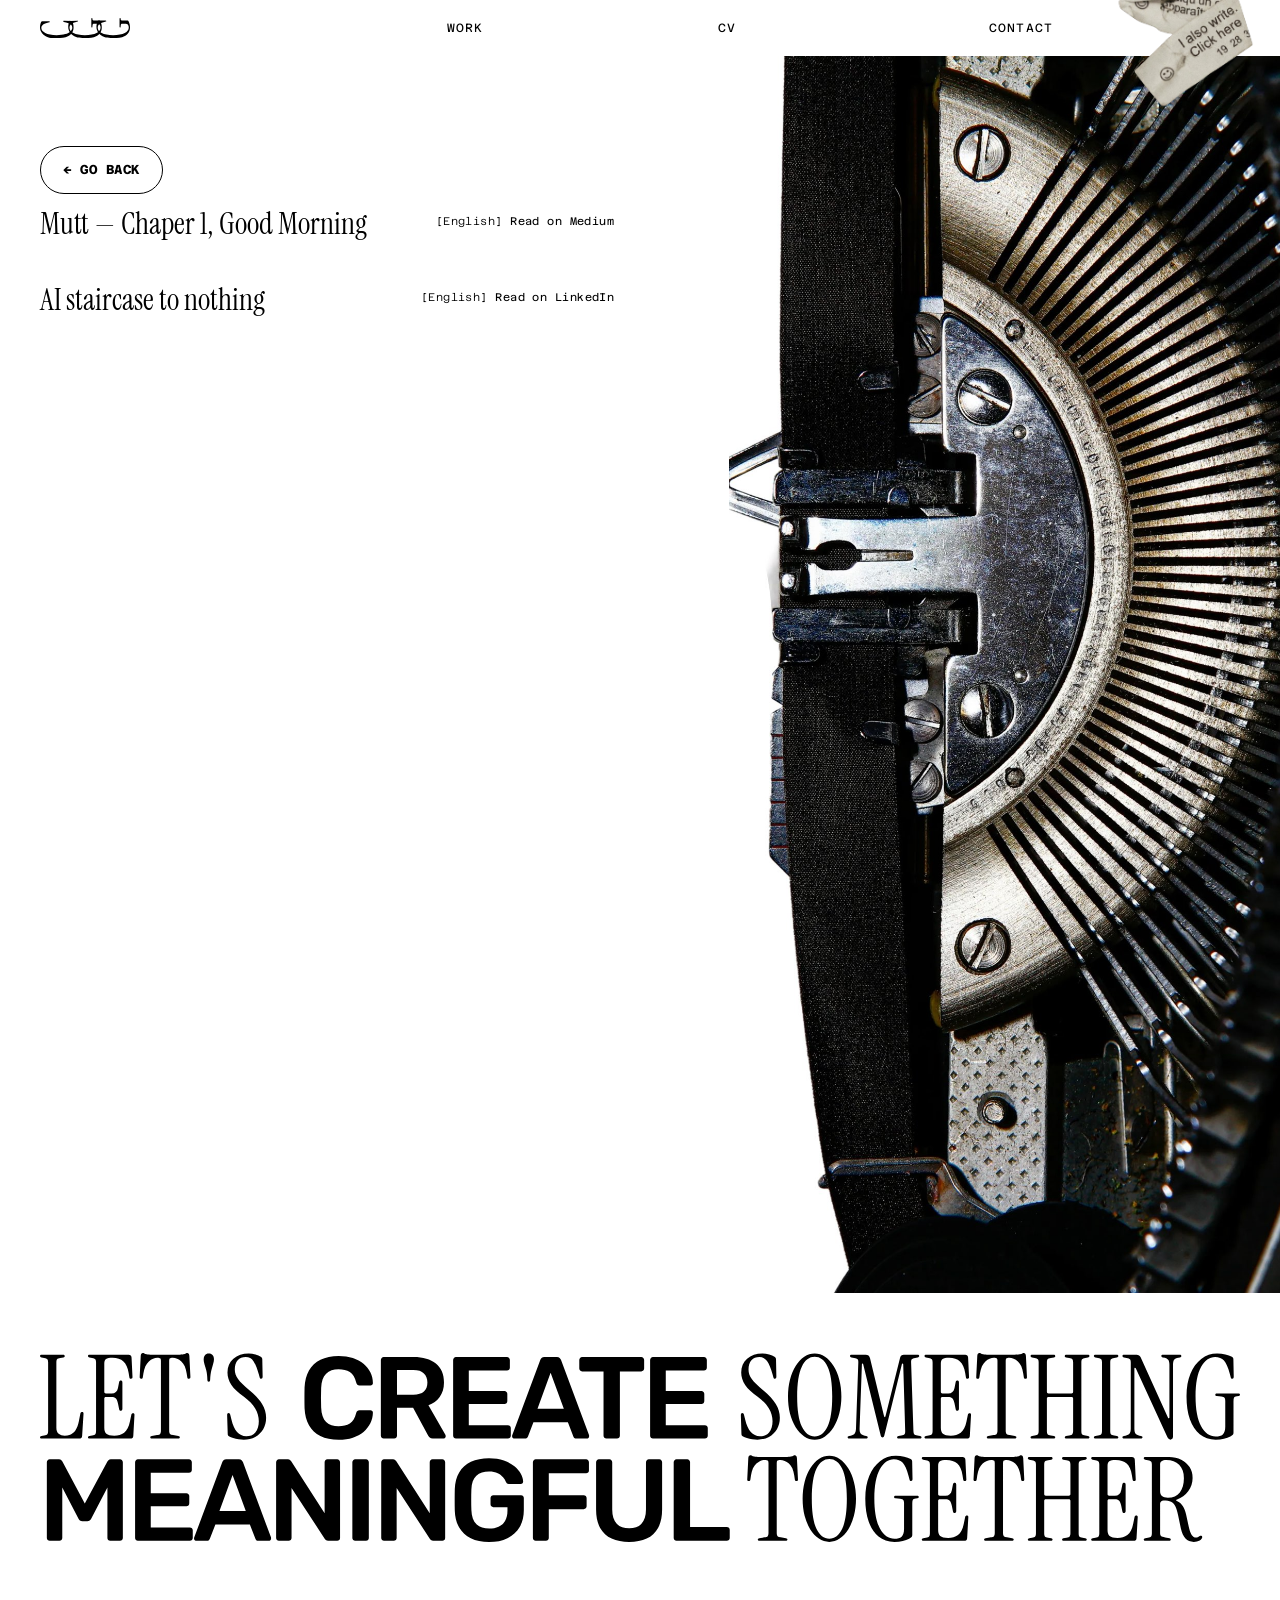
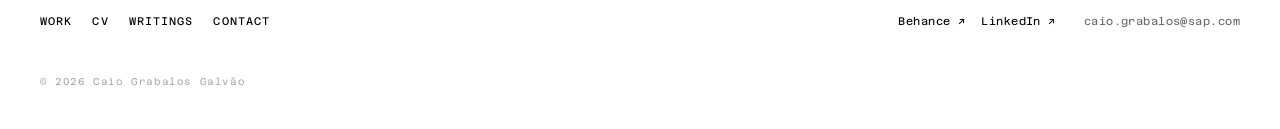
<file: writings.html>
<!DOCTYPE html>
<html lang="en">
<head>
  <meta charset="UTF-8" />
  <meta name="viewport" content="width=device-width, initial-scale=1.0" />
  <title>Writings | Caio Grabalos Galvão</title>
  <link rel="preconnect" href="https://fonts.googleapis.com" />
  <link rel="preconnect" href="https://fonts.gstatic.com" crossorigin />
  <link href="https://fonts.googleapis.com/css2?family=Azeret+Mono:wght@300;400;500;600&family=Instrument+Serif:ital@0;1&family=Rubik:wght@300;400;500;600&display=swap" rel="stylesheet" />
  <link rel="stylesheet" href="styles.css" />
</head>
<body>

  <!-- ─── WRITINGS STICKER (page-level, fixed corner) ─────────────── -->
  <a href="writings.html" class="site-header__sticker" aria-label="Writings">
    <img src="assets/writings-sticker.png" alt="" width="260" height="230" />
  </a>

  <!-- ─── BACK TO HOME ────────────────────────────────────────────── -->
  <a href="index.html" class="back-to-home" aria-label="Back to home">← Go back</a>

  <!-- ─── STICKY HEADER (identical to homepage) ────────────────────── -->
  <header class="site-header" id="site-header">
    <div class="container">
      <div class="site-header__inner">
        <a href="index.html" class="site-header__logo" aria-label="Home">
          <img src="assets/CGG-Logo-new.svg" alt="CGG" width="90" height="20" />
        </a>
        <nav class="site-header__nav" aria-label="Main navigation">
          <a href="index.html#work" class="site-header__nav-link">WORK</a>
          <a href="index.html#cv" class="site-header__nav-link">CV</a>
          <a href="index.html#contact" class="site-header__nav-link">CONTACT</a>
        </nav>
      </div>
    </div>
  </header>

  <!-- ─── WRITINGS ────────────────────────────────────────────────── -->
  <main class="writings" aria-label="Writings">
    <h1 class="visually-hidden">Writings</h1>

    <div class="writings__layout">

      <div class="writings__list">

        <article class="writings__entry">
          <div class="writings__entry-head">
            <h2 class="writings__title">Mutt — Chaper 1, Good Morning</h2>
          </div>
          <div class="writings__links">
            <a href="https://medium.com/@caiograbalos/mutt-chaper-1-good-morning-6875dc6da73b" class="writings__link" target="_blank" rel="noopener noreferrer"><span class="writings__lang">[English]</span> Read on Medium</a>
          </div>
        </article>

        <article class="writings__entry">
          <div class="writings__entry-head">
            <h2 class="writings__title">AI staircase to nothing</h2>
          </div>
          <div class="writings__links">
            <a href="https://www.linkedin.com/pulse/ai-staircase-nothing-caio-grabalos-galv%C3%A3o-wlkif" class="writings__link" target="_blank" rel="noopener noreferrer"><span class="writings__lang">[English]</span> Read on LinkedIn</a>
          </div>
        </article>

      </div>

      <div class="writings__media">
        <img src="assets/typewriter.jpg" alt="Close-up of a vintage typewriter's type bars and ribbon" width="1200" height="2400" />
      </div>

    </div>
  </main>

  <!-- ─── FOOTER (identical to homepage) ──────────────────────────── -->
  <footer class="site-footer" id="contact">
    <div class="container">

      <div class="site-footer__cta">
        <img
          src="assets/LetsCreateSomething.svg"
          alt="Let's create something meaningful together."
          class="site-footer__cta-svg"
          width="1360"
          height="200"
        />
        <!-- Live-text version of the SVG above, shown on phones -->
        <p class="statement statement--cta">Let's <strong>create</strong> something <strong>meaningful</strong> together</p>
      </div>

      <div class="site-footer__bottom">
        <nav class="site-footer__nav" aria-label="Footer navigation">
          <a href="index.html#work">WORK</a>
          <a href="index.html#cv">CV</a>
          <a href="writings.html">WRITINGS</a>
          <a href="index.html#contact">CONTACT</a>
        </nav>
        <div class="site-footer__right">
          <div class="site-footer__social">
            <a href="https://www.behance.net/caiogg" target="_blank" rel="noopener noreferrer">Behance ↗</a>
            <a href="https://www.linkedin.com/in/caiogg" target="_blank" rel="noopener noreferrer">LinkedIn ↗</a>
          </div>
          <a href="mailto:caio.grabalos@sap.com" class="site-footer__email">caio.grabalos@sap.com</a>
        </div>
      </div>

      <p class="site-footer__copy">© 2026 Caio Grabalos Galvão</p>

    </div>
  </footer>

</body>
</html>
</file>
<file: styles.css>
/* ─── TOKENS ─────────────────────────────────────────────────────────── */
:root {
  --gutter: 20px;
  --margin: 40px;
  --max-width: 1360px;
  --header-height: 56px;

  --color-black: #000000;
  --color-white: #ffffff;
  --color-placeholder: #d9d9d9;

  --font-mono: "Azeret Mono", monospace;
  --font-serif: "Instrument Serif", serif;
  --font-sans: "Rubik", sans-serif;
}

/* ─── RESET ──────────────────────────────────────────────────────────── */
*, *::before, *::after {
  box-sizing: border-box;
  margin: 0;
  padding: 0;
}

html {
  scroll-behavior: smooth;
}

body {
  background: var(--color-white);
  color: var(--color-black);
  font-family: var(--font-mono);
  font-size: 12px;
  line-height: 1.5;
  -webkit-font-smoothing: antialiased;
}

img {
  display: block;
  max-width: 100%;
  height: auto;
}

a {
  color: inherit;
  text-decoration: none;
}

ul {
  list-style: none;
}

/* ─── LAYOUT ─────────────────────────────────────────────────────────── */
.container {
  width: 100%;
  max-width: calc(var(--max-width) + var(--margin) * 2);
  margin-inline: auto;
  padding-inline: var(--margin);
}

/* ─── STICKY HEADER ──────────────────────────────────────────────────── */
.site-header {
  position: sticky;
  top: 0;
  z-index: 100;
  height: var(--header-height);
  background: var(--color-white);
  display: flex;
  align-items: center;
}

.site-header__inner {
  display: grid;
  grid-template-columns: repeat(6, 1fr);
  column-gap: 20px;
  width: 100%;
  align-items: center;
}

.site-header__logo {
  grid-column: 1;
}

.site-header__nav {
  grid-column: 3 / 7;
  display: grid;
  grid-template-columns: repeat(3, 1fr);
  column-gap: 20px;
  align-items: center;
}

.site-header__nav-link {
  font-family: var(--font-mono);
  font-size: 12px;
  font-weight: 400;
  letter-spacing: 0.1em;
  text-transform: uppercase;
  transition: opacity 0.15s;
  justify-self: start;
}

.site-header__nav-link:hover {
  opacity: 0.5;
}

.site-header__sticker {
  position: fixed;
  right: -20px;
  top: -75px;
  width: 260px;
  height: 230px;
  z-index: 999;
  pointer-events: all;
}

.site-header__sticker img {
  width: 100%;
  height: 100%;
  object-fit: contain;
  display: block;
}

.site-header__logo img {
  display: block;
  height: 20px;
  width: auto;
}

/* ─── HERO META ──────────────────────────────────────────────────────── */
.hero-meta {
  padding-block: 160px 60px;
}

.hero-meta__inner {
  display: grid;
  grid-template-columns: repeat(6, 1fr);
  column-gap: 20px;
  align-items: start;
}

.hero-meta__current-role {
  grid-column: 1;
  display: flex;
  flex-direction: column;
  gap: 1px;
  font-family: var(--font-mono);
  font-size: 11px;
  font-weight: 400;
  letter-spacing: 0.08em;
  text-transform: uppercase;
  line-height: 1.5;
}

.hero-meta__current-role strong {
  font-weight: 600;
}

.hero-meta__clocks {
  grid-column: 3 / 7;
  display: grid;
  grid-template-columns: repeat(3, 1fr);
  column-gap: 20px;
}

.hero-timezone {
  display: flex;
  flex-direction: column;
  gap: 3px;
  font-family: var(--font-mono);
  font-size: 11px;
  font-weight: 300;
  letter-spacing: 0.08em;
  line-height: 1.5;
  text-transform: uppercase;
}

.hero-timezone__time-row {
  display: flex;
  align-items: baseline;
  gap: 10px;
  font-weight: 400;
}

.hero-timezone__time {
  font-variant-numeric: tabular-nums;
}

.hero-timezone__location {
  display: flex;
  gap: 20px;
}

/* ─── MAIN STATEMENT ─────────────────────────────────────────────────── */
.main-statement {
  padding-block: 0 40px;
}

.main-statement__svg {
  width: 100%;
  height: auto;
}

/* ─── INTERACTIVE SECTION ────────────────────────────────────────────── */
.interactive-section {
  padding-block: 40px;
}

.interactive-container {
  position: relative;
  width: 100%;
  aspect-ratio: 1360 / 491;
  overflow: hidden;
  cursor: none;
}

#cells-canvas {
  position: absolute;
  inset: 0;
  width: 100%;
  height: 100%;
}

#cells-cursor {
  position: fixed;
  top: 0;
  left: 0;
  display: flex;
  flex-direction: column;
  align-items: flex-start;
  max-width: 260px;
  z-index: 500;
  opacity: 0;
  transition: opacity 0.15s ease;
  pointer-events: none;
  will-change: transform;
}

.cells-cursor__badge {
  display: flex;
  align-items: center;
  gap: 8px;
  background: var(--color-black);
  color: var(--color-white);
  padding: 5px 12px;
  white-space: nowrap;
}

.cells-cursor__icon {
  font-family: var(--font-mono);
  font-size: 14px;
  font-weight: 700;
  line-height: 1;
}

.cells-cursor__label {
  font-family: var(--font-mono);
  font-size: 12px;
  font-weight: 700;
  letter-spacing: 0.02em;
  text-transform: uppercase;
}

.cells-cursor__quote {
  background: var(--color-black);
  color: var(--color-white);
  font-family: var(--font-mono);
  font-size: 8.5px;
  font-weight: 400;
  letter-spacing: 0.01em;
  line-height: 1.45;
  text-align: left;
  padding: 6px 12px 8px;
  margin: 0;
}

#cells-caption {
  display: block;
  text-align: center;
  margin-top: 16px;
  font-family: var(--font-mono);
  font-size: 11px;
  font-weight: 300;
  letter-spacing: 0.06em;
  white-space: nowrap;
}

/* ─── SELECTED WORK ──────────────────────────────────────────────────── */
.selected-work {
  padding-block: 60px;
}

.section-label {
  font-family: var(--font-mono);
  font-size: 11px;
  font-weight: 400;
  letter-spacing: 0.12em;
  text-transform: uppercase;
  margin-bottom: 32px;
}

.work-grid {
  display: grid;
  grid-template-columns: repeat(3, 1fr);
  gap: var(--gutter);
}

.work-card-link {
  display: block;
  transition: opacity 0.15s;
}

.work-card-link:hover {
  opacity: 0.82;
}

.work-card {
  display: flex;
  flex-direction: column;
  gap: 16px;
}

.work-card__header {
  display: flex;
  align-items: flex-start;
  justify-content: space-between;
  gap: 12px;
}

.work-card__title {
  font-family: var(--font-serif);
  font-size: 30px;
  font-weight: 400;
  line-height: 1.2;
}

.work-card__category {
  font-family: var(--font-mono);
  font-size: 11px;
  font-weight: 400;
  letter-spacing: 0.08em;
  text-align: right;
  width: 210px;
  flex-shrink: 0;
  padding-top: 6px;
  color: #666;
  line-height: 1.6;
}

.work-card__image-wrap {
  width: 100%;
  overflow: hidden;
}

.work-card__image-placeholder {
  width: 100%;
  height: 332px;
  background: var(--color-placeholder);
  border-radius: 20px;
}

.work-card__image {
  display: block;
  width: 100%;
  height: 332px;
  object-fit: cover;
  object-position: top;
  border-radius: 20px;
  background: var(--color-placeholder);
}

.work-card__tags {
  display: flex;
  flex-wrap: wrap;
  gap: 7px;
}

.work-card__disclaimer {
  font-family: var(--font-mono);
  font-size: 11px;
  letter-spacing: 0.02em;
  color: #999;
}

/* ─── TAG PILL ────────────────────────────────────────────────────────── */
.tag {
  display: inline-flex;
  align-items: center;
  background: var(--color-black);
  color: var(--color-white);
  font-family: var(--font-mono);
  font-size: 12px;
  font-weight: 400;
  letter-spacing: -0.36px;
  border-radius: 20px;
  padding: 8px 10px;
  white-space: nowrap;
}

/* ─── CV CTA ──────────────────────────────────────────────────────────── */
.cv-cta {
  padding-block: 60px 40px;
}

.cv-cta__svg {
  width: 100%;
  height: auto;
}

.cv-cta__button-wrap {
  display: flex;
  justify-content: flex-end;
}

.btn-cv {
  font-family: var(--font-sans);
  font-size: 15px;
  font-weight: 500;
  letter-spacing: -0.45px;
  text-transform: uppercase;
  border: 1px solid var(--color-black);
  border-radius: 100px;
  padding: 15px 19px;
  display: inline-flex;
  align-items: center;
  transition: background 0.2s, color 0.2s;
}

.btn-cv:hover {
  background: var(--color-black);
  color: var(--color-white);
}

/* ─── CV DETAIL ───────────────────────────────────────────────────────── */
.cv-detail {
  padding-block: 20px 60px;
}

.cv-detail__grid {
  display: grid;
  grid-template-columns: 1fr 1fr;
  column-gap: 80px;
  align-items: start;
}

.cv-detail__col {
  display: flex;
  flex-direction: column;
}

.cv-row {
  display: grid;
  grid-template-columns: 200px 1fr;
  gap: 20px;
  padding-block: 24px;
  border-top: 1px solid var(--color-black);
}

.cv-row__label {
  font-family: var(--font-mono);
  font-size: 12px;
  font-weight: 400;
  letter-spacing: 0.02em;
}

.cv-row__content {
  font-family: var(--font-mono);
  font-size: 12px;
  font-weight: 300;
  letter-spacing: 0.01em;
  line-height: 1.6;
}

.cv-row__content p + p {
  margin-top: 16px;
}

.cv-row__content--list p + p {
  margin-top: 24px;
}

.cv-row__content u {
  text-decoration: underline;
  text-underline-offset: 2px;
}

.cv-row__content em {
  font-style: italic;
}

.cv-project + .cv-project {
  margin-top: 24px;
}

.cv-project__tags {
  display: flex;
  flex-wrap: wrap;
  gap: 6px;
  margin-top: 10px;
}

.cv-project__tags .tag {
  font-size: 10px;
  padding: 5px 10px;
  letter-spacing: 0;
}

.cv-row--full {
  display: block;
  margin-top: 24px;
  padding-top: 24px;
  border-top: 1px solid var(--color-black);
}

.cv-row--full .cv-row__label {
  margin-bottom: 24px;
}

.cv-table {
  width: 100%;
  border-collapse: collapse;
}

.cv-table th,
.cv-table td {
  text-align: left;
  font-family: var(--font-mono);
  font-size: 12px;
  font-weight: 300;
  line-height: 1.6;
  padding: 10px 20px 10px 0;
  border-top: 1px solid var(--color-black);
  vertical-align: top;
}

.cv-table th {
  font-weight: 400;
  letter-spacing: 0.06em;
  text-transform: uppercase;
  font-size: 10px;
  padding-bottom: 12px;
  border-top: none;
}

.cv-table td:first-child,
.cv-table th:first-child {
  width: 22%;
}

.cv-table td:nth-child(2),
.cv-table th:nth-child(2) {
  width: 20%;
}

/* ─── FOOTER ──────────────────────────────────────────────────────────── */
.site-footer {
  padding-block: 60px 40px;
}

.site-footer__cta {
  margin-bottom: 48px;
}

.site-footer__cta-svg {
  width: 100%;
  height: auto;
}

/* Footer bottom bar */
.site-footer__bottom {
  display: flex;
  align-items: center;
  justify-content: space-between;
  gap: 20px;
  padding-block: 24px;
}

.site-footer__nav {
  display: flex;
  gap: 20px;
}

.site-footer__nav a {
  font-family: var(--font-mono);
  font-size: 11px;
  letter-spacing: 0.1em;
  text-transform: uppercase;
  transition: opacity 0.15s;
}

.site-footer__nav a:hover {
  opacity: 0.5;
}

.site-footer__right {
  display: flex;
  align-items: center;
  gap: 28px;
}

.site-footer__social {
  display: flex;
  gap: 16px;
}

.site-footer__social a {
  font-family: var(--font-mono);
  font-size: 11px;
  letter-spacing: 0.04em;
  transition: opacity 0.15s;
}

.site-footer__social a:hover {
  opacity: 0.5;
}

.site-footer__email {
  font-family: var(--font-mono);
  font-size: 11px;
  letter-spacing: 0.04em;
  color: #666;
  transition: opacity 0.15s;
}

.site-footer__email:hover {
  opacity: 0.7;
}

.site-footer__copy {
  margin-top: 20px;
  font-family: var(--font-mono);
  font-size: 10px;
  color: #aaa;
  letter-spacing: 0.06em;
}

/* ─── BACK-TO-HOME (fixed nav aid, used on sub-pages) ──────────────────── */
.back-to-home {
  position: fixed;
  top: calc(var(--header-height) + 90px);
  left: 40px;
  z-index: 90;
  display: inline-flex;
  align-items: center;
  gap: 6px;
  background: var(--color-white);
  color: var(--color-black);
  border: 1px solid var(--color-black);
  border-radius: 100px;
  padding: 13px 22px;
  font-family: var(--font-mono);
  font-size: 13px;
  font-weight: 700;
  letter-spacing: 0.04em;
  text-transform: uppercase;
  transition: background 0.2s, color 0.2s;
}

.back-to-home:hover {
  background: var(--color-black);
  color: var(--color-white);
}

/* ─── UTILITIES ───────────────────────────────────────────────────────── */
.visually-hidden {
  position: absolute;
  width: 1px;
  height: 1px;
  padding: 0;
  margin: -1px;
  overflow: hidden;
  clip-path: inset(50%);
  white-space: nowrap;
  border: 0;
}

/* ─── WRITINGS ────────────────────────────────────────────────────────── */
.writings {
  padding-block: 0;
}

/*
  Full-bleed two-column split: the list keeps the site container's left
  alignment, while the image column runs to the right edge of the viewport.
  The padding-left percentage resolves against body width, so it tracks the
  centred .container exactly without depending on 100vw (scrollbar-safe).
*/
.writings__layout {
  display: grid;
  grid-template-columns: minmax(0, 1fr) 44.4%;
  align-items: start;
  padding-left: max(var(--margin), calc((100% - var(--max-width)) / 2));
}

.writings__list {
  padding-top: 150px;
  padding-right: clamp(40px, 9vw, 128px);
}

.writings__entry {
  display: grid;
  grid-template-columns: minmax(0, 1fr) auto;
  column-gap: 24px;
  align-items: start;
}

.writings__entry + .writings__entry {
  margin-top: 40px;
}

.writings__title {
  font-family: var(--font-serif);
  font-size: 30px;
  font-weight: 400;
  line-height: 1.2;
}

.writings__meta {
  font-family: var(--font-mono);
  font-size: 11px;
  font-weight: 400;
  letter-spacing: 0.04em;
  line-height: 1.6;
  margin-top: 4px;
}

.writings__links {
  display: flex;
  flex-direction: column;
  align-items: flex-end;
  gap: 4px;
  padding-top: 8px;
  text-align: right;
}

.writings__link {
  font-family: var(--font-mono);
  font-size: 11px;
  font-weight: 400;
  letter-spacing: 0.04em;
  white-space: nowrap;
  transition: opacity 0.15s;
}

.writings__link:hover {
  opacity: 0.5;
}

.writings__lang {
  font-weight: 300;
}

.writings__media {
  aspect-ratio: 622 / 1398;
  max-height: 1400px;
  overflow: hidden;
}

/*
  `cover` fills the tall frame as the comp does. The photograph is shot on
  white with a generous margin, so the horizontal crop takes background rather
  than subject.
*/
.writings__media img {
  width: 100%;
  height: 100%;
  object-fit: cover;
  object-position: center;
}

@media (max-width: 900px) {
  .writings__layout {
    grid-template-columns: minmax(0, 1fr);
    padding-inline: var(--margin);
  }

  /* Clears the Go-back pill, which sits in flow at this width */
  .writings__list {
    padding-top: 104px;
    padding-right: 0;
  }

  .writings__media {
    aspect-ratio: 3 / 4;
    margin-top: 56px;
    margin-inline: calc(var(--margin) * -1);
  }
}

@media (max-width: 640px) {
  .writings__entry {
    grid-template-columns: minmax(0, 1fr);
    row-gap: 2px;
  }

  .writings__entry + .writings__entry {
    margin-top: 32px;
  }

  .writings__links {
    align-items: flex-start;
    gap: 0;
    padding-top: 0;
    text-align: left;
  }

  /* Taller hit area for touch without changing the visual rhythm */
  .writings__link {
    padding-block: 10px;
  }
}

/* ─── TYPE STATEMENTS ────────────────────────────────────────────────── */
/*
  The headline statements ship as outlined SVGs sized for desktop. Scaled to
  a phone they shrink to caption size, so phones get the same composition as
  live text: Instrument Serif caps with Rubik 600 for the emphasised words.
*/
.statement {
  display: none;
}

@media (max-width: 640px) {
  .main-statement__svg,
  .cv-cta__svg,
  .site-footer__cta-svg {
    display: none;
  }

  .statement {
    display: block;
    font-family: var(--font-serif);
    font-size: clamp(30px, 8.8vw, 40px);
    font-weight: 400;
    line-height: 0.96;
    letter-spacing: -0.005em;
    text-transform: uppercase;
  }

  .statement strong {
    font-family: var(--font-sans);
    font-weight: 600;
    letter-spacing: -0.045em;
  }

  .statement--cta {
    font-size: clamp(42px, 12.8vw, 64px);
    line-height: 0.92;
  }
}

/* ═══════════════════════════════════════════════════════════════════════
   RESPONSIVE
   Desktop (>1100px) is the design reference and is left untouched.
     ≤1100px  small laptops / landscape tablets — grids drop a column
     ≤900px   portrait tablets — two-column layouts stack
     ≤640px   phones
   ═══════════════════════════════════════════════════════════════════════ */

/* Stop iOS from inflating font sizes in landscape */
html {
  -webkit-text-size-adjust: 100%;
  text-size-adjust: 100%;
}

/* The touch-only hint label stays hidden on pointer devices */
.cells-cursor__label--touch {
  display: none;
}

@media (max-width: 1100px) {
  /* Sticker at 70% so the paper clears the CONTACT link */
  .site-header__sticker {
    right: -14px;
    top: -52px;
    width: 182px;
    height: 161px;
  }

  /* Role takes the empty second column so it doesn't wrap to three lines */
  .hero-meta__current-role {
    grid-column: 1 / 3;
  }

  .work-grid {
    grid-template-columns: repeat(2, minmax(0, 1fr));
    row-gap: 56px;
  }

  .work-card__header {
    flex-wrap: wrap;
  }

  .work-card__category {
    width: auto;
  }

  .work-card__image {
    height: auto;
    aspect-ratio: 4 / 3;
  }

  .cv-detail__grid {
    grid-template-columns: minmax(0, 1fr);
  }
}

@media (max-width: 900px) {
  /* Anchor jumps land below the sticky header */
  html {
    scroll-padding-top: var(--header-height);
  }

  /* Full-height hit area inside the header, no visual change */
  .site-header__nav-link {
    padding-block: 18px;
  }

  /*
    Sticker and Go-back pill stop floating: fixed elements on a small screen
    sit permanently over the content being read. Both now sit at the top of
    the page and scroll away beneath the sticky header.
  */
  .site-header__sticker {
    position: absolute;
    z-index: 90;
    right: 0;
    top: 40px;
    width: 156px;
    height: 138px;
  }

  .back-to-home {
    position: absolute;
    top: calc(var(--header-height) + 20px);
    left: var(--margin);
  }

  .hero-meta {
    padding-block: 120px 48px;
  }

  .hero-meta__inner {
    grid-template-columns: minmax(0, 1fr);
    row-gap: 40px;
  }

  .hero-meta__current-role,
  .hero-meta__clocks {
    grid-column: auto;
  }

  .interactive-container {
    aspect-ratio: 16 / 9;
  }

  .site-footer__bottom,
  .site-footer__right {
    flex-wrap: wrap;
    row-gap: 12px;
  }
}

@media (max-width: 640px) {
  :root {
    --margin: 20px;
  }

  /* Header — the 6-column grid is too narrow here: logo left, nav right */
  .site-header__inner {
    display: flex;
    justify-content: space-between;
    column-gap: 16px;
  }

  .site-header__nav {
    display: flex;
    gap: 4px;
    margin-right: -8px;
  }

  .site-header__nav-link {
    padding-inline: 8px;
  }

  /* Hero meta — role beside the sticker, clocks below */
  .hero-meta {
    padding-block: 48px 40px;
  }

  .hero-meta__inner {
    row-gap: 36px;
  }

  /*
    Clocks keep the desktop's three columns, compacted to time / zone / city.
    The UTC-offset line repeats the zone abbreviation, so it drops here.
  */
  .hero-meta__clocks {
    grid-template-columns: repeat(3, minmax(0, 1fr));
    column-gap: 12px;
  }

  .hero-timezone__time-row {
    flex-direction: column;
    align-items: flex-start;
    gap: 2px;
  }

  .hero-timezone__time {
    font-size: 13px;
    letter-spacing: 0.04em;
  }

  .hero-timezone > span {
    display: none;
  }

  .hero-timezone__location {
    flex-direction: column;
    gap: 2px;
    margin-top: 8px;
  }

  .main-statement {
    padding-block: 0 32px;
  }

  /* Interactive canvas */
  .interactive-section {
    padding-block: 24px;
  }

  .interactive-container {
    aspect-ratio: 4 / 3;
  }

  #cells-caption {
    white-space: normal;
    text-wrap: balance;
  }

  /* Selected work */
  .selected-work {
    padding-block: 48px;
  }

  .section-label {
    margin-bottom: 24px;
  }

  .work-grid {
    grid-template-columns: minmax(0, 1fr);
  }

  /* CV */
  .cv-cta {
    padding-block: 48px 24px;
  }

  .cv-detail {
    padding-block: 8px 48px;
  }

  .cv-row {
    grid-template-columns: minmax(0, 1fr);
    row-gap: 12px;
    padding-block: 20px;
  }

  .cv-row__content {
    font-size: 13px;
  }

  /* Other-projects table: each row becomes a stacked entry */
  .cv-table,
  .cv-table tbody {
    display: block;
  }

  .cv-table thead {
    position: absolute;
    width: 1px;
    height: 1px;
    overflow: hidden;
    clip-path: inset(50%);
    white-space: nowrap;
  }

  .cv-table tr {
    display: grid;
    grid-template-columns: minmax(0, 1fr) auto;
    column-gap: 12px;
    row-gap: 4px;
    padding-block: 12px;
    border-top: 1px solid var(--color-black);
  }

  .cv-table td,
  .cv-table td:first-child,
  .cv-table td:nth-child(2) {
    display: block;
    width: auto;
    padding: 0;
    border-top: 0;
  }

  .cv-table td:nth-child(2) {
    text-align: right;
  }

  .cv-table td:nth-child(3) {
    grid-column: 1 / -1;
  }

  /* Footer — stacked, with touch-sized links */
  .site-footer {
    padding-block: 48px 32px;
  }

  .site-footer__cta {
    margin-bottom: 32px;
  }

  .site-footer__bottom {
    flex-direction: column;
    align-items: flex-start;
    gap: 8px;
    padding-block: 16px;
  }

  .site-footer__nav,
  .site-footer__social {
    flex-wrap: wrap;
    gap: 4px;
    margin-left: -8px;
  }

  .site-footer__nav a,
  .site-footer__social a {
    padding: 12px 8px;
  }

  .site-footer__right {
    flex-direction: column;
    align-items: flex-start;
    gap: 0;
  }

  .site-footer__email {
    padding-block: 12px;
  }

  .site-footer__copy {
    margin-top: 8px;
  }
}

/*
  Touch devices: a cursor-following hint has nothing to follow, so it becomes
  a static badge in the canvas corner and fades out after the first tap.
*/
@media (hover: none) {
  #cells-cursor {
    position: absolute;
    top: 12px;
    left: 12px;
    opacity: 1;
    transform: none;
    transition: opacity 0.3s ease;
  }

  #cells-cursor.is-dismissed {
    opacity: 0;
  }

  .cells-cursor__quote,
  .cells-cursor__label--pointer {
    display: none;
  }

  .cells-cursor__label--touch {
    display: inline;
  }
}
</file>
